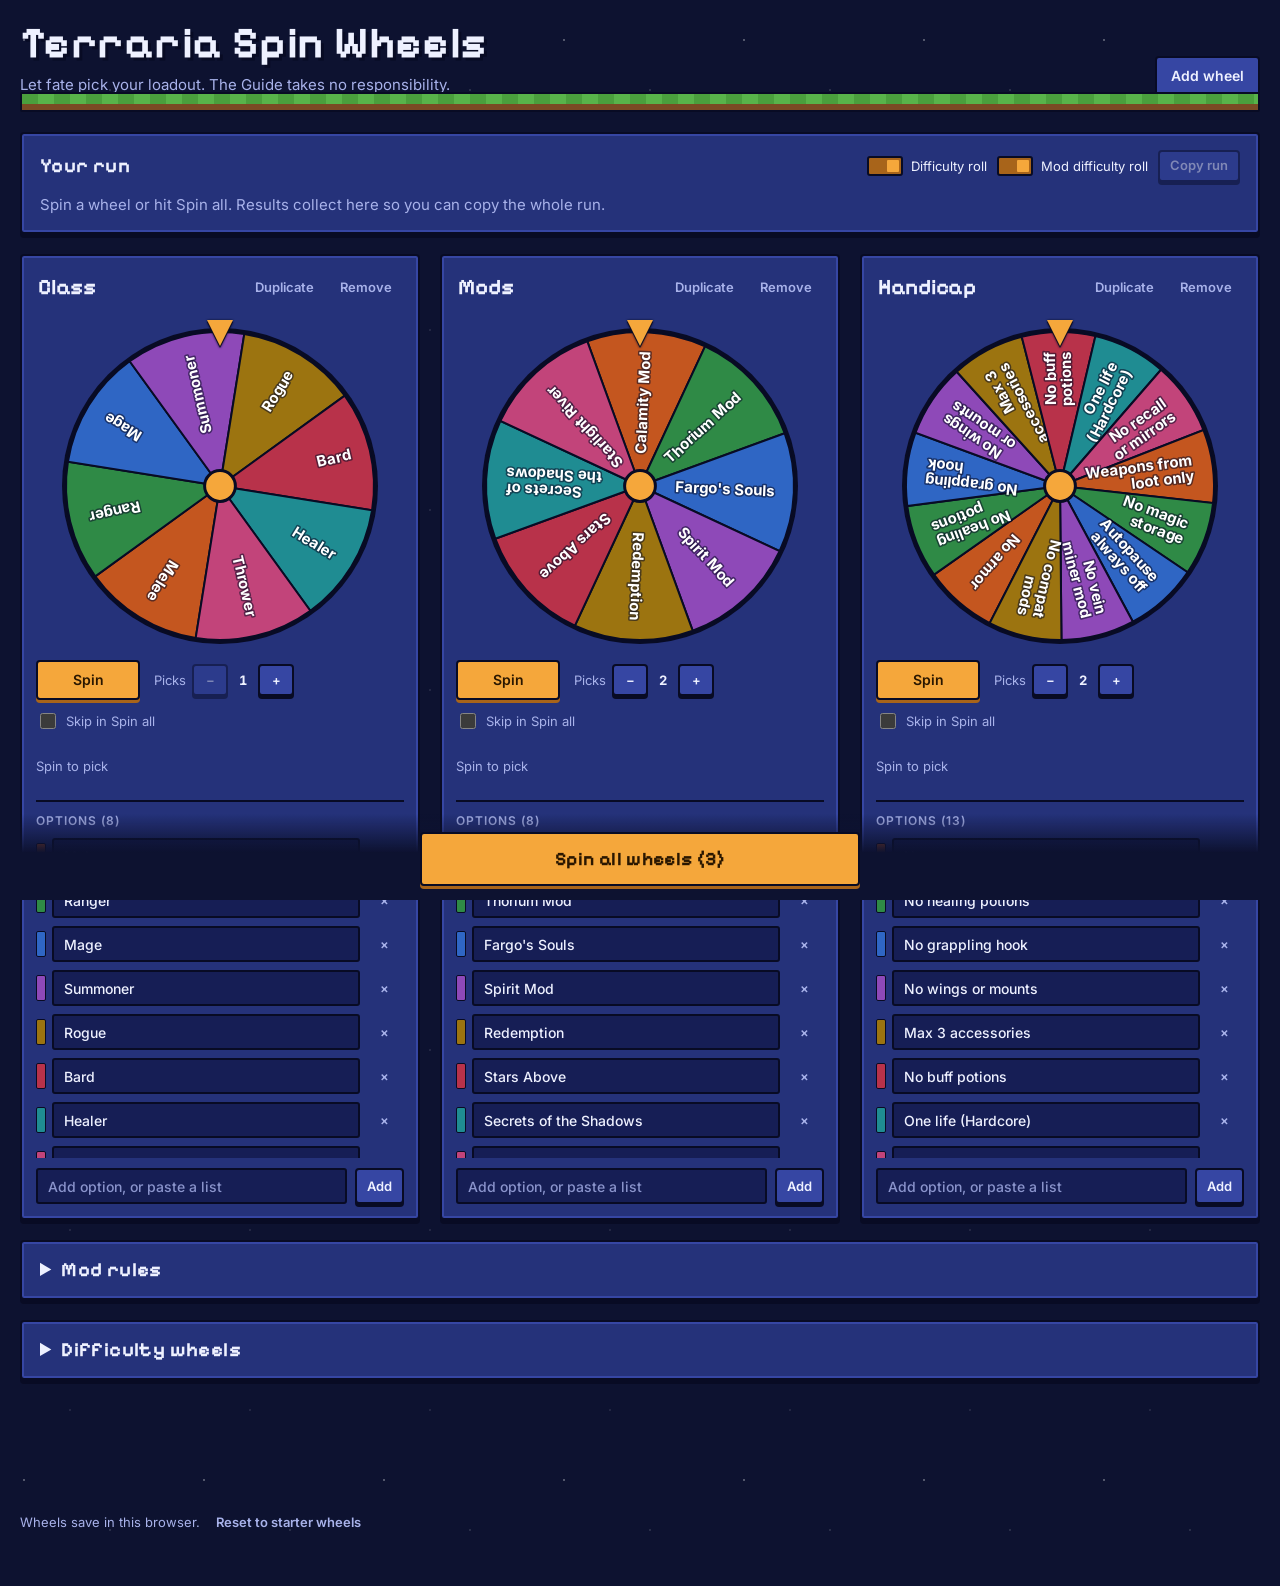
<file: index.html>
<!doctype html>
<html lang="en">
<head>
<meta charset="utf-8">
<meta name="viewport" content="width=device-width,initial-scale=1,viewport-fit=cover">
<title>Terraria Spin Wheels</title>
<meta name="description" content="Let fate pick your Terraria loadout: spin for a class, mods, handicaps and difficulty.">
<meta name="theme-color" content="#f5a73b">
<meta property="og:type" content="website">
<meta property="og:site_name" content="Terraria Spin Wheels">
<meta property="og:url" content="https://sh3zb0t.github.io/">
<meta property="og:title" content="Terraria Spin Wheels">
<meta property="og:image" content="https://sh3zb0t.github.io/og-image.png">
<meta property="og:image:width" content="1200">
<meta property="og:image:height" content="630">
<meta property="og:image:alt" content="A pixel-art spinning wheel of Terraria classes beside the title Terraria Spin Wheels.">
<meta property="og:description" content="Let fate pick your Terraria loadout: spin for a class, mods, handicaps and difficulty.">
<meta name="twitter:card" content="summary_large_image">
<meta name="twitter:title" content="Terraria Spin Wheels">
<meta name="twitter:image" content="https://sh3zb0t.github.io/og-image.png">
<meta name="twitter:image:alt" content="A pixel-art spinning wheel of Terraria classes beside the title Terraria Spin Wheels.">
<meta name="twitter:description" content="Let fate pick your Terraria loadout: spin for a class, mods, handicaps and difficulty.">
<link rel="stylesheet" href="https://fonts.googleapis.com/css2?family=Inter:wght@400;500;600;700&family=Pixelify+Sans:wght@500;700&display=swap">
<style>
/* Layout: header with grass strip, a "Your run" summary panel, then an auto-fill grid of inventory-style wheel panels.
   Blue inventory panels, torch-orange actions, one committed night-sky look (single theme by choice). */
:root{
  --night:#0d1230;
  --panel:#25327a;
  --panel-hi:#3646a3;
  --slot:#161e55;
  --edge:#080b24;
  --text:#eef1ff;
  --muted:#a8b2ea;
  --torch:#f5a73b;
  --torch-deep:#a8641a;
  --torch-ink:#2a1700;
  --grass:#58b34a;
  --grass-2:#4a9f3d;
  --dirt:#7a4a24;
  --danger:#ff9a90;
  --display:'Pixelify Sans',ui-monospace,Menlo,monospace;
  --body:'Inter',system-ui,-apple-system,'Segoe UI',sans-serif;
  color-scheme:dark;
}
*{box-sizing:border-box}
body{
  background-color:var(--night);
  background-image:
    radial-gradient(1.5px 1.5px at 24px 40px,rgba(255,255,255,.55),transparent),
    radial-gradient(1px 1px at 110px 90px,rgba(255,255,255,.4),transparent),
    radial-gradient(1px 1px at 70px 150px,rgba(255,255,255,.3),transparent);
  background-size:180px 180px;
  color:var(--text);
  font:400 15px/1.45 var(--body);
  padding-top:max(20px,env(safe-area-inset-top,0px));
  padding-bottom:48px;
  padding-left:max(16px,env(safe-area-inset-left,0px));
  padding-right:max(16px,env(safe-area-inset-right,0px));
}
.page{max-width:1240px;margin:0 auto;display:flex;flex-direction:column;gap:20px}
:focus-visible{outline:3px solid var(--torch);outline-offset:2px}
[hidden]{display:none!important}

/* header */
.top{display:flex;flex-wrap:wrap;gap:16px 24px;align-items:flex-end;justify-content:space-between}
.top>div{min-width:0}
h1{margin:0;font:700 clamp(28px,5.5vw,44px)/1.05 var(--display);letter-spacing:.01em;text-shadow:3px 3px 0 var(--edge);text-wrap:balance}
.sub{margin:8px 0 0;color:var(--muted);max-width:52ch}
.toolbar{display:flex;flex-wrap:wrap;gap:10px}
.grass{height:20px;margin-top:-4px;background:
  linear-gradient(var(--grass) 0 10px,var(--dirt) 10px);
  border:2px solid var(--edge);border-radius:2px;position:relative}
.grass::after{content:"";position:absolute;inset:0 0 auto 0;height:10px;
  background:repeating-linear-gradient(90deg,var(--grass-2) 0 16px,transparent 16px 32px)}

/* buttons */
.btn{font:600 14px/1 var(--body);min-height:40px;padding:0 14px;border:2px solid var(--edge);border-radius:4px;
  background:var(--panel-hi);color:var(--text);cursor:pointer;box-shadow:0 3px 0 var(--edge);transition:transform .06s,filter .12s}
.btn:hover:not(:disabled){filter:brightness(1.15)}
.btn:active:not(:disabled){transform:translateY(2px);box-shadow:0 1px 0 var(--edge)}
.btn:disabled{opacity:.45;cursor:not-allowed}
.btn.primary{background:var(--torch);color:var(--torch-ink);box-shadow:0 3px 0 var(--torch-deep),0 0 0 0 var(--edge)}
.btn.primary:active:not(:disabled){box-shadow:0 1px 0 var(--torch-deep)}
.btn.ghost{background:transparent;box-shadow:none;border-color:transparent;color:var(--muted)}
.btn.ghost:hover:not(:disabled){background:var(--slot);color:var(--text);filter:none}
.btn.ghost:active:not(:disabled){transform:none}
.btn.sm{min-height:32px;padding:0 10px;font-size:13px}
.btn.danger.confirm{color:var(--torch-ink);background:var(--danger)}
.btn.danger:hover:not(:disabled){color:var(--danger)}
.btn.sq{min-width:36px;padding:0}
.btn.pin.on{background:var(--torch);color:var(--torch-ink);box-shadow:0 3px 0 var(--torch-deep)}
.debugbar{display:flex;flex-wrap:wrap;gap:8px 12px;align-items:center;padding:10px 14px;background:var(--slot);
  border:2px solid var(--torch-deep);border-radius:4px;box-shadow:inset 0 0 0 1px var(--torch)}
.debugbar strong{font:700 16px/1.2 var(--display);color:var(--torch)}
.debugbar span{flex:1 1 280px;min-width:0;color:var(--muted);font-size:13px}
.dbg-row{display:flex;gap:8px;width:100%}
select.dbg-sel{flex:1;min-width:0;height:32px;padding:0 8px;background:var(--panel);color:var(--text);
  border:2px solid var(--edge);border-radius:3px;font:500 13px var(--body)}
select.dbg-sel:focus{outline:none;border-color:var(--torch)}

/* run summary */
.run{background:var(--panel);border:2px solid var(--edge);border-radius:4px;
  box-shadow:inset 0 0 0 2px var(--panel-hi),0 4px 0 var(--edge);padding:16px 18px;display:flex;flex-direction:column;gap:12px}
.run-head{display:flex;flex-wrap:wrap;gap:10px;align-items:center;justify-content:space-between}
h2{margin:0;font:700 20px/1.2 var(--display);letter-spacing:.02em}
.run-actions{display:flex;flex-wrap:wrap;gap:10px;align-items:center}
#status{color:var(--torch);font-size:13px;min-height:1em}
.run-empty{margin:0;color:var(--muted)}
.run-list{display:grid;grid-template-columns:minmax(90px,max-content) 1fr;gap:10px 16px;align-items:center}
.run-k{font:600 12px/1.2 var(--body);letter-spacing:.08em;text-transform:uppercase;color:var(--muted);overflow-wrap:anywhere}
.run-v{display:flex;flex-wrap:wrap;gap:8px;min-width:0}
#fallback{width:100%;min-height:90px;background:var(--slot);color:var(--text);border:2px solid var(--edge);border-radius:4px;padding:8px;font:13px/1.4 var(--body)}

/* chips */
.chip{display:inline-flex;align-items:center;gap:8px;min-width:0;max-width:100%;padding:6px 10px 6px 8px;background:var(--slot);
  border:2px solid var(--edge);border-radius:3px;box-shadow:inset 0 0 0 1px var(--panel-hi);font-weight:600;overflow-wrap:anywhere}
.chip i{flex:none;width:10px;height:10px;border-radius:1px;border:1px solid var(--edge)}
.chip small{font-weight:500;color:var(--muted);font-size:12px}
.chip.need{border-color:var(--torch-deep);box-shadow:inset 0 0 0 1px var(--torch)}
.chip.need i{background:var(--torch)}
.chip.compat{border-color:var(--panel-hi)}
.chip.compat i{background:var(--muted)}
.chip.skip{opacity:.6;border-style:dashed}
.chip.skip .nm{text-decoration:line-through}
.note{color:var(--muted);font-size:13px;align-self:center}
a.chip.packlink{color:var(--text);text-decoration:none;border-color:var(--torch-deep);box-shadow:inset 0 0 0 1px var(--torch)}
a.chip.packlink:hover{filter:brightness(1.2);text-decoration:underline}
.chip.warnnote{border-color:var(--danger);box-shadow:inset 0 0 0 1px var(--danger)}
.chip.warnnote i{background:var(--danger)}
.chip.warnnote small{color:var(--danger)}

/* wheels */
.wheels{display:grid;grid-template-columns:repeat(auto-fill,minmax(min(100%,340px),1fr));gap:20px;align-items:start}
.wheel{background:var(--panel);border:2px solid var(--edge);border-radius:4px;
  box-shadow:inset 0 0 0 2px var(--panel-hi),0 4px 0 var(--edge);padding:14px;display:flex;flex-direction:column;gap:14px;min-width:0}
.wh{display:flex;flex-wrap:wrap;gap:6px 8px;align-items:center;justify-content:space-between}
.title{flex:1 1 140px;min-width:0;font:700 22px/1.2 var(--display);color:var(--text);background:transparent;border:0;border-bottom:2px dashed transparent;padding:4px 2px}
.title:hover{border-bottom-color:var(--panel-hi)}
.title:focus{outline:none;border-bottom-color:var(--torch)}
.wh-actions{display:flex;gap:2px}
.stage{position:relative;width:100%;max-width:320px;margin:6px auto 0}
.stage canvas{display:block;width:100%;aspect-ratio:1;height:auto;cursor:pointer}
.pointer{position:absolute;left:50%;top:-6px;transform:translateX(-50%);width:0;height:0;
  border-left:13px solid transparent;border-right:13px solid transparent;border-top:26px solid var(--torch);
  filter:drop-shadow(0 2px 0 var(--edge)) drop-shadow(0 0 1px var(--edge));pointer-events:none}
.controls{display:flex;flex-wrap:wrap;gap:10px 14px;align-items:center}
.controls .primary{min-width:104px}
.picks{display:inline-flex;align-items:center;gap:6px;font-size:13px;color:var(--muted)}
.picks output{min-width:2ch;text-align:center;color:var(--text);font-weight:700;font-variant-numeric:tabular-nums}
.lock{display:inline-flex;align-items:center;gap:7px;font-size:13px;color:var(--muted);cursor:pointer}
.lock input{width:16px;height:16px;accent-color:var(--torch)}
.result{display:flex;flex-wrap:wrap;gap:8px;min-height:40px;align-items:center}
.result .hint{color:var(--muted);font-size:13px}
.opts{border:0;margin:0;padding:12px 0 0;min-width:0;border-top:2px solid var(--edge);display:flex;flex-direction:column;gap:10px}
.opts h3{margin:0;font:600 12px/1.2 var(--body);letter-spacing:.08em;text-transform:uppercase;color:var(--muted);padding:0}
.optlist{list-style:none;margin:0;padding:0;display:flex;flex-direction:column;gap:8px;max-height:320px;overflow-y:auto;padding-right:2px}
.optlist li{display:flex;flex-direction:column;gap:6px}
.orow{display:flex;align-items:center;gap:6px}
/* mod rules */
.rules-panel{background:var(--panel);border:2px solid var(--edge);border-radius:4px;
  box-shadow:inset 0 0 0 2px var(--panel-hi),0 4px 0 var(--edge);padding:16px 18px}
.rules-panel summary{cursor:pointer;font:700 20px/1.2 var(--display);letter-spacing:.02em}
.rules-body{display:flex;flex-direction:column;gap:14px;margin-top:14px}
.rules-help{margin:0;color:var(--muted);max-width:72ch}
.rule-list{list-style:none;margin:0;padding:0;display:flex;flex-direction:column;gap:10px}
.rule{display:grid;grid-template-columns:minmax(0,1fr) auto minmax(0,1fr) auto;gap:6px 10px;align-items:end;padding:10px;
  background:var(--slot);border:2px solid var(--edge);border-radius:3px;box-shadow:inset 0 0 0 1px var(--panel-hi)}
.rule.active{border-color:var(--torch-deep);box-shadow:inset 0 0 0 1px var(--torch)}
.rule.active::after{content:"Active in this run";grid-column:1/-1;font:600 12px/1.2 var(--body);letter-spacing:.08em;text-transform:uppercase;color:var(--torch)}
.rule.cancelled::after{content:"Cancelled by your cancel list";grid-column:1/-1;font:600 12px/1.2 var(--body);letter-spacing:.08em;text-transform:uppercase;color:var(--muted)}
.rule .hard{grid-column:1/-1}
.rf{display:flex;flex-direction:column;gap:4px;min-width:0}
.rf label{font:600 12px/1.2 var(--body);letter-spacing:.08em;text-transform:uppercase;color:var(--muted)}
input.r-in{width:100%;min-width:0;height:36px;padding:0 10px;background:var(--panel);color:var(--text);
  border:2px solid var(--edge);border-radius:3px;font:500 14px var(--body)}
input.r-in:focus{outline:none;border-color:var(--torch)}
input.r-in.warn{border-color:var(--danger)}
.arrow{font:700 20px/1 var(--display);color:var(--torch);padding-bottom:8px}
.rnote{grid-column:1/-1;margin:0;font-size:12px;color:var(--danger)}
@media (max-width:640px){
  .rule{grid-template-columns:minmax(0,1fr) auto}
  .rule .arrow{display:none}
  .rule .rf.if{grid-column:1;grid-row:1}
  .rule .rm{grid-column:2;grid-row:1}
  .rule .rf.add{grid-column:1/-1;grid-row:2}
}
.sw{flex:none;width:10px;height:26px;border-radius:2px;border:1px solid var(--edge)}
input.opt,input.add-in,input.req-in{flex:1;min-width:0;height:36px;padding:0 10px;background:var(--slot);color:var(--text);
  border:2px solid var(--edge);border-radius:3px;font:500 14px var(--body)}
input.opt:focus,input.add-in:focus,input.req-in:focus{outline:none;border-color:var(--torch)}
input.add-in::placeholder{color:var(--muted);opacity:.8}
.addrow{display:flex;gap:8px}
.opts:disabled .btn,.opts:disabled input{opacity:.55}
.empty{border:2px dashed var(--panel-hi);border-radius:4px;padding:28px;text-align:center;color:var(--muted)}
.dock{position:sticky;bottom:0;z-index:5;display:flex;justify-content:center;
  padding:18px 0 max(14px,env(safe-area-inset-bottom,0px));
  background:linear-gradient(rgba(13,18,48,0),var(--night) 45%)}
.btn.big{min-height:54px;padding:0 28px;width:min(100%,440px);font:700 19px/1 var(--display);letter-spacing:.02em}
/* difficulty switch, editor and window */
.switch{display:inline-flex;align-items:center;gap:8px;font-size:13px;color:var(--muted);cursor:pointer;position:relative}
.switch input{position:absolute;opacity:0;width:1px;height:1px;margin:0}
.switch .track{flex:none;width:36px;height:20px;border-radius:3px;background:var(--slot);border:2px solid var(--edge);position:relative;transition:background .12s}
.switch .track::after{content:"";position:absolute;top:2px;left:2px;width:12px;height:12px;border-radius:1px;background:var(--muted);transition:transform .12s}
.switch input:checked+.track{background:var(--torch-deep)}
.switch input:checked+.track::after{transform:translateX(16px);background:var(--torch)}
.switch input:focus-visible+.track{outline:3px solid var(--torch);outline-offset:2px}
.switch:has(input:checked){color:var(--text)}
.dgroup{display:grid;grid-template-columns:minmax(0,1fr) minmax(0,1fr) auto;gap:8px 10px;align-items:end;padding:10px;
  background:var(--slot);border:2px solid var(--edge);border-radius:3px;box-shadow:inset 0 0 0 1px var(--panel-hi)}
.dgroup .op,.dgroup .rp{grid-column:1/-1}
.linkbox{display:flex;flex-direction:column;gap:10px;padding:10px;background:var(--slot);border:2px solid var(--edge);border-radius:3px;box-shadow:inset 0 0 0 1px var(--panel-hi)}
.linkgrid{display:grid;grid-template-columns:repeat(auto-fit,minmax(min(100%,180px),1fr));gap:10px}
.dlg{padding:0;border:2px solid var(--edge);border-radius:4px;background:var(--panel);color:var(--text);
  width:min(720px,calc(100% - 32px - 2*max(env(safe-area-inset-left,0px),env(safe-area-inset-right,0px))));
  max-height:calc(100% - 32px - 2*max(env(safe-area-inset-top,0px),env(safe-area-inset-bottom,0px)));overflow:auto;box-shadow:inset 0 0 0 2px var(--panel-hi),0 8px 0 var(--edge)}
.dlg::backdrop{background:rgba(8,11,36,.8)}
.dlg-body{padding:18px;display:flex;flex-direction:column;gap:14px}
.dlg-head{display:flex;justify-content:space-between;align-items:center;gap:12px}
.dlg-sub{margin:0;color:var(--muted);font-size:13px}
.dlg-wheels{display:grid;grid-template-columns:repeat(auto-fit,minmax(min(100%,220px),1fr));gap:18px}
.dwheel{display:flex;flex-direction:column;align-items:center;gap:8px;min-width:0;text-align:center}
.dwheel h3{margin:0;font:700 16px/1.2 var(--display);overflow-wrap:anywhere}
.dlg .stage{max-width:230px}
.dres{display:flex;justify-content:center;min-height:38px}
.dlg-foot{display:flex;flex-wrap:wrap;gap:12px;align-items:center}
@media (max-width:640px){
  .dgroup{grid-template-columns:minmax(0,1fr) auto}
  .dgroup .nm{grid-column:1;grid-row:1}
  .dgroup .rm{grid-column:2;grid-row:1}
  .dgroup .nd{grid-column:1/-1;grid-row:2}
  .dgroup .op{grid-column:1/-1;grid-row:3}
  .dgroup .rp{grid-column:1/-1;grid-row:4}
}
.foot{color:var(--muted);font-size:13px;margin:0}
@media (max-width:520px){
  .toolbar{width:100%}
  .toolbar .btn{flex:1 1 auto}
  .run-list{grid-template-columns:1fr;gap:4px}
  .run-k{margin-top:6px}
}
@media (prefers-reduced-motion:reduce){.btn,.switch .track,.switch .track::after{transition:none}}
html,body{margin:0}
</style>
</head>
<body>
<div class="page">
  <header>
    <div class="top">
      <div>
        <h1>Terraria Spin Wheels</h1>
        <p class="sub">Let fate pick your loadout. The Guide takes no responsibility.</p>
      </div>
      <div class="toolbar">
        <button class="btn" id="add-wheel" type="button">Add wheel</button>
      </div>
    </div>
    <div class="grass" aria-hidden="true"></div>
  </header>

  <section class="debugbar" id="debugbar" aria-label="Debug mode" hidden>
    <strong>Debug mode</strong>
    <span>Pin an option to force it on that wheel's next spin. Spin a single wheel to re-roll just that one. In the difficulty window every wheel gets a Force box and its own Re-roll.</span>
    <button class="btn sm" id="dbg-clear" type="button">Clear pins</button>
    <button class="btn sm" id="dbg-exit" type="button">Exit</button>
  </section>

  <section class="run" aria-labelledby="run-h">
    <div class="run-head">
      <h2 id="run-h">Your run</h2>
      <div class="run-actions">
        <span id="status" role="status"></span>
        <label class="switch" for="std-on"><input type="checkbox" id="std-on" checked><span class="track" aria-hidden="true"></span><span>Difficulty roll</span></label>
        <label class="switch" for="diff-on"><input type="checkbox" id="diff-on" checked><span class="track" aria-hidden="true"></span><span>Mod difficulty roll</span></label>
        <button class="btn sm" id="copy" type="button" disabled>Copy run</button>
      </div>
    </div>
    <p class="run-empty" id="run-empty">Spin a wheel or hit Spin all. Results collect here so you can copy the whole run.</p>
    <div class="run-list" id="run-list" hidden></div>
    <textarea id="fallback" readonly hidden aria-label="Run text to copy"></textarea>
  </section>

  <main>
    <div class="wheels" id="wheels"></div>
    <div class="empty" id="empty" hidden>No wheels yet. Use Add wheel to make one, or reset to the starter set.</div>
  </main>

  <details class="rules-panel">
    <summary>Mod rules</summary>
    <div class="rules-body">
      <p class="rules-help">When every comma-separated item in "If rolled" has been rolled on any wheel, the mods in "Add mods" join your run. Use | for "or", so <b>Bard | Healer, Calamity Mod</b> means (Bard or Healer) and Calamity Mod. Names must match an option exactly (capitals don't matter). Mods added by one rule count as rolled for the others. Tick "Always required" for mods a class can't run without; the cancel list leaves those in place and only waives the rest as compat mods.</p>
      <ul class="rule-list" id="rule-list"></ul>
      <div><button class="btn sm" id="add-rule" type="button">Add rule</button></div>
      <div class="rf">
        <label for="cancel-in">Cancel compat rules when one of these is rolled</label>
        <input class="r-in" id="cancel-in" maxlength="240" placeholder="e.g. No compat mods">
      </div>
    </div>
  </details>

  <details class="rules-panel" id="diff-panel">
    <summary>Difficulty wheels</summary>
    <div class="rules-body">
      <p class="rules-help">These wheels spin in the difficulty window, which opens after Spin all. A wheel with no mod set is a standard difficulty and follows the "Difficulty roll" switch. A wheel with a mod set only appears when that mod is in the run, whether it was rolled or added by a rule, and follows the "Mod difficulty roll" switch. List several mods with commas to need all of them. A wheel can name other wheels in "Replaces" to take their place while it appears.</p>
      <ul class="rule-list" id="diff-list"></ul>
      <div><button class="btn sm" id="add-diff" type="button">Add difficulty wheel</button></div>
      <div class="linkbox">
        <label class="lock" for="link-on"><input type="checkbox" id="link-on" checked> Link standard and mod difficulties</label>
        <div class="linkgrid">
          <div class="rf"><label for="link-force">Set the top standard difficulty</label><input class="r-in" id="link-force" maxlength="120"></div>
          <div class="rf"><label for="link-top">Top mod difficulties</label><input class="r-in" id="link-top" maxlength="120"></div>
          <div class="rf"><label for="link-lift">Pushed to the top by the top standard difficulty</label><input class="r-in" id="link-lift" maxlength="120"></div>
          <div class="rf"><label for="link-std">Top standard difficulty</label><input class="r-in" id="link-std" maxlength="60" placeholder="Legendary"></div>
          <div class="rf"><label for="link-neutral">Normal option</label><input class="r-in" id="link-neutral" maxlength="60" placeholder="Normal"></div>
          <div class="rf"><label for="link-both">Always set on combined wheels</label><input class="r-in" id="link-both" maxlength="120"></div>
        </div>
        <p class="rules-help">Rolling a mod difficulty listed under "Set the top standard difficulty" (Malice) sets the standard difficulty to its top option. Masochist is not listed, so Master with Masochist is possible. Rolling the top standard difficulty pushes the mod difficulties listed under "Pushed to the top" to their own top option, so Death becomes Malice and Eternity becomes Masochist, while Revengeance stays as rolled. Malice is only possible on the top standard difficulty. On a combined wheel (one that needs several mods, such as Calamity and Fargo together) the top standard difficulty always gives the options listed under "Always set on combined wheels", even when the roll was Normal, because Masochist overrides Death and Malice. Forced results are marked "set by" in the window and in Your run.</p>
      </div>
    </div>
  </details>

  <div class="dock">
    <button class="btn primary big" id="spin-all" type="button">Spin all wheels</button>
  </div>

  <p class="foot">
    Wheels save in this browser.
    <button class="btn ghost sm danger" id="reset" type="button">Reset to starter wheels</button>
  </p>
</div>

<dialog class="dlg" id="diff-dlg" aria-labelledby="diff-title">
  <div class="dlg-body">
    <div class="dlg-head">
      <h2 id="diff-title">Difficulty roll</h2>
      <button class="btn ghost sm" id="diff-close" type="button">Close</button>
    </div>
    <p class="dlg-sub" id="diff-sub"></p>
    <div class="dlg-wheels" id="diff-wheels"></div>
    <div class="dlg-foot">
      <button class="btn primary" id="diff-spin" type="button">Spin</button>
      <span class="note" id="diff-note"></span>
    </div>
  </div>
</dialog>

<script>
(function(){
  var STORE = 'terraria-spin-wheels-v1';
  var TAU = Math.PI * 2;
  var MAX_OPTS = 60;
  var COLORS = ['#c4561f','#2f8a46','#2f66c4','#8e49b8','#9c7410','#b8324a','#1f8c92','#c2447a'];

  var grid = document.getElementById('wheels');
  var emptyEl = document.getElementById('empty');
  var runList = document.getElementById('run-list');
  var runEmpty = document.getElementById('run-empty');
  var copyBtn = document.getElementById('copy');
  var fallback = document.getElementById('fallback');
  var statusEl = document.getElementById('status');
  var spinAllBtn = document.getElementById('spin-all');
  var resetBtn = document.getElementById('reset');

  var wheels = [];
  var rules = [];
  var cancel = [];
  var diffs = [];
  var diffOn = true;
  var stdOn = true;
  var links = starterLinks();
  var diffResult = null;
  var debug = false;          /* unlocked by the Konami code, never saved */
  var debugDiff = {};         /* forced difficulty picks by wheel name, for the session */
  var seq = 0;

  function mod(a, m){ return ((a % m) + m) % m; }
  function sleep(ms){ return new Promise(function(r){ setTimeout(r, ms); }); }
  function reduced(){ return !!(window.matchMedia && matchMedia('(prefers-reduced-motion: reduce)').matches); }
  function byId(id){ return wheels.find(function(w){ return w.id === id; }); }
  function colorFor(i, n){
    var L = COLORS.length, k = i % L;
    if (n > 1 && i === n - 1 && k === 0) k = Math.floor(L / 2);
    return COLORS[k];
  }

  /* ---------- data ---------- */
  function starter(){
    return [
      { title: 'Class', picks: 1, options: ['Melee','Ranger','Mage','Summoner','Rogue','Bard','Healer','Thrower'] },
      { title: 'Mods', picks: 2, options: ['Calamity Mod','Thorium Mod',"Fargo's Souls",'Spirit Mod','Redemption','Stars Above','Secrets of the Shadows','Starlight River'] },
      { title: 'Handicap', picks: 2, options: ['No armor','No healing potions','No grappling hook','No wings or mounts','Max 3 accessories','No buff potions','One life (Hardcore)','No recall or mirrors','Weapons from loot only','No magic storage','Autopause always off','No vein miner mod','No compat mods'] }
    ];
  }
  function starterRules(){
    /* "|" inside a term means "or"; commas between terms mean "and". hard rules ignore the cancel list. */
    return [
      { if: ['Bard | Healer | Thrower'], add: ['Thorium Mod'], hard: true },
      { if: ['Rogue'], add: ['Calamity Mod'], hard: true },
      { if: ['Bard | Healer | Thrower','Calamity Mod'], add: ['Helheim','Calamity Bard & Healer & Thrower Compat'], hard: false },
      { if: ['Bard | Healer | Thrower',"Fargo's Souls"], add: ['Helheim','Fargo Bard & Healer & Thrower Compat'], hard: false },
      { if: ['Bard | Healer | Thrower','Secrets of the Shadows'], add: ['Helheim','SOTS Bard & Healer & Thrower Compat'], hard: false },
      { if: ['Thrower','Calamity Mod'], add: ['Thrower Unification Mod'], hard: false },
      { if: ['Rogue','Thorium Mod'], add: ['Thrower Unification Mod'], hard: false },
      { if: ['Calamity Mod',"Fargo's Souls"], add: ["Fargo's Souls DLC"], hard: false }
    ];
  }
  function starterModDiffs(){
    return [
      { name: 'Calamity difficulty', needs: 'Calamity Mod', options: ['Normal','Revengeance','Death','Malice'], replaces: [] },
      { name: "Fargo's Souls difficulty", needs: "Fargo's Souls", options: ['Normal','Eternity','Masochist'], replaces: [] },
      { name: 'Calamity + Fargo difficulty', needs: "Calamity Mod, Fargo's Souls",
        options: ['Normal','Revengeance','Death','Malice','Eternity','Masochist',
          'Revengeance + Eternity','Revengeance + Masochist','Death + Eternity','Malice + Eternity'],
        replaces: ['Calamity difficulty', "Fargo's Souls difficulty"] }
    ];
  }
  /* the mod wheels from before Masochist overrode Death and Malice (those combined options existed), so unedited copies upgrade */
  function previousModDiffs3(){
    return [
      { name: 'Calamity difficulty', needs: 'Calamity Mod', options: ['Normal','Revengeance','Death','Malice'], replaces: [] },
      { name: "Fargo's Souls difficulty", needs: "Fargo's Souls", options: ['Normal','Eternity','Masochist'], replaces: [] },
      { name: 'Calamity + Fargo difficulty', needs: "Calamity Mod, Fargo's Souls",
        options: ['Normal','Revengeance','Death','Malice','Eternity','Masochist',
          'Revengeance + Eternity','Revengeance + Masochist','Death + Eternity','Death + Masochist','Malice + Eternity','Malice + Masochist'],
        replaces: ['Calamity difficulty', "Fargo's Souls difficulty"] }
    ];
  }
  /* the mod wheels from before "Normal" was added, so unedited copies upgrade */
  function previousModDiffs2(){
    return [
      { name: 'Calamity difficulty', needs: 'Calamity Mod', options: ['Revengeance','Death','Malice'], replaces: [] },
      { name: "Fargo's Souls difficulty", needs: "Fargo's Souls", options: ['Eternity','Masochist'], replaces: [] },
      { name: 'Calamity + Fargo difficulty', needs: "Calamity Mod, Fargo's Souls",
        options: ['Revengeance + Eternity','Revengeance + Masochist','Death + Eternity','Death + Masochist','Malice + Eternity','Malice + Masochist'],
        replaces: ['Calamity difficulty', "Fargo's Souls difficulty"] }
    ];
  }
  function starterLinks(){ return { on: true, std: 'Legendary', top: ['Malice','Masochist'], force: ['Malice'], lift: ['Death','Malice','Eternity','Masochist'], neutral: 'Normal', both: ['Masochist'] }; }
  function cleanLinks(o){
    var d = starterLinks();
    o = o || {};
    return { on: o.on !== false, std: String(o.std == null ? '' : o.std).trim().slice(0, 60) || d.std,
      top: Array.isArray(o.top) ? cleanList(o.top) : d.top, neutral: String(o.neutral == null ? '' : o.neutral).trim().slice(0, 60) || d.neutral,
      /* older saves had no such list: every top mod difficulty forced it, except Masochist, which no longer does */
      force: Array.isArray(o.force) ? cleanList(o.force) : (Array.isArray(o.top) ? cleanList(o.top).filter(function(x){ return x.toLowerCase() !== 'masochist'; }) : d.force),
      lift: Array.isArray(o.lift) ? cleanList(o.lift) : d.lift,
      both: Array.isArray(o.both) ? cleanList(o.both) : d.both };
  }
  /* A group with no mod is a standard difficulty (switch: Difficulty roll); a group with a mod is a mod difficulty (switch: Mod difficulty roll). */
  function starterDiffs(){
    return [{ name: 'Difficulty', needs: '', options: ['Normal','Expert','Master','Legendary'], replaces: [] }].concat(starterModDiffs());
  }
  function previousModDiffs(){
    return [
      { name: 'Calamity difficulty', needs: 'Calamity Mod', options: ['Revengeance','Death','Malice'] },
      { name: "Fargo's Souls difficulty", needs: "Fargo's Souls", options: ['Eternity','Masochist'] }
    ];
  }
  function cleanDiffs(a){
    return Array.isArray(a) ? a.slice(0, 12).map(function(g){
      return { name: String((g && g.name) || 'Difficulty').slice(0, 60), needs: String((g && g.needs) || '').slice(0, 120),
        options: cleanList(g && g.options), replaces: cleanList(g && g.replaces) };
    }) : [];
  }
  /* every comma-separated item must be present; "|" inside an item means "or"; blank means always */
  function needsMet(needs, present){
    return parseList(needs).every(function(t){ return !!termHit(t, present); });
  }
  /* An unedited Handicap list gains the newer standard handicaps, and an unchanged single pick becomes two. */
  function upgradeWheels(ws){
    var base = ['No armor','No healing potions','No grappling hook','No wings or mounts','Max 3 accessories','No buff potions','One life (Hardcore)','No recall or mirrors','Weapons from loot only'];
    var prev1 = base.concat(['No compat mods']);
    var prev2 = base.concat(['No magic storage','Autopause always off','No compat mods']);
    ws.forEach(function(w){
      if (!w || w.title !== 'Handicap' || !Array.isArray(w.options)) return;
      var s = JSON.stringify(w.options), up = false;
      if (s === JSON.stringify(prev1)){
        w.options = base.concat(['No magic storage','Autopause always off','No vein miner mod','No compat mods']); up = true;
      } else if (s === JSON.stringify(prev2)){
        w.options = base.concat(['No magic storage','Autopause always off','No vein miner mod','No compat mods']); up = true;
      }
      if (up && (w.picks === 1 || w.picks == null)) w.picks = 2;
    });
    return ws;
  }
  /* Older saves had Difficulty as a normal wheel. Take it out of the list and return its options for the difficulty window. */
  function pullDifficulty(ws){
    var i = ws.findIndex(function(w){ return w && w.title === 'Difficulty'; });
    if (i < 0) return null;
    var opts = (Array.isArray(ws[i].options) ? ws[i].options : []).map(function(o){
      return String(o && typeof o === 'object' ? o.t : o).trim();
    }).filter(Boolean).slice(0, 12);
    ws.splice(i, 1);
    return opts;
  }
  /* the previous starter set, so an unedited saved copy upgrades to the current one */
  function previousStarterRules(){
    return [
      { if: ['Bard'], add: ['Thorium Mod'] },
      { if: ['Calamity Mod','Bard'], add: ['Thorium Mod','Helheim','Calamity Bard & Healer Compat'] },
      { if: ['Thrower'], add: ['Thorium Mod'] },
      { if: ['Rogue'], add: ['Calamity Mod'] },
      { if: ['Thrower','Calamity Mod'], add: ['Thrower Unification Mod'] }
    ];
  }
  function previousStarterRules2(){
    return [
      { if: ['Bard | Healer | Thrower'], add: ['Thorium Mod'], hard: true },
      { if: ['Rogue'], add: ['Calamity Mod'], hard: true },
      { if: ['Bard | Healer','Calamity Mod'], add: ['Helheim','Calamity Bard & Healer Compat'], hard: false },
      { if: ['Bard | Healer',"Fargo's Souls"], add: ['Helheim','Fargo Bard & Healer Compat'], hard: false },
      { if: ['Thrower','Calamity Mod'], add: ['Thrower Unification Mod'], hard: false }
    ];
  }
  /* the starter set before Thrower joined the Bard & Healer compat rules */
  function previousStarterRules3(){
    return [
      { if: ['Bard | Healer | Thrower'], add: ['Thorium Mod'], hard: true },
      { if: ['Rogue'], add: ['Calamity Mod'], hard: true },
      { if: ['Bard | Healer','Calamity Mod'], add: ['Helheim','Calamity Bard & Healer Compat'], hard: false },
      { if: ['Bard | Healer',"Fargo's Souls"], add: ['Helheim','Fargo Bard & Healer Compat'], hard: false },
      { if: ['Thrower','Calamity Mod'], add: ['Thrower Unification Mod'], hard: false },
      { if: ['Calamity Mod',"Fargo's Souls"], add: ["Fargo's Souls DLC"], hard: false }
    ];
  }
  /* the starter set before the Rogue + Thorium unification rule and the "& Thrower" compat names */
  function previousStarterRules4(){
    return [
      { if: ['Bard | Healer | Thrower'], add: ['Thorium Mod'], hard: true },
      { if: ['Rogue'], add: ['Calamity Mod'], hard: true },
      { if: ['Bard | Healer | Thrower','Calamity Mod'], add: ['Helheim','Calamity Bard & Healer Compat'], hard: false },
      { if: ['Bard | Healer | Thrower',"Fargo's Souls"], add: ['Helheim','Fargo Bard & Healer Compat'], hard: false },
      { if: ['Thrower','Calamity Mod'], add: ['Thrower Unification Mod'], hard: false },
      { if: ['Calamity Mod',"Fargo's Souls"], add: ["Fargo's Souls DLC"], hard: false }
    ];
  }
  /* the starter set before the Secrets of the Shadows compat rule */
  function previousStarterRules5(){
    return [
      { if: ['Bard | Healer | Thrower'], add: ['Thorium Mod'], hard: true },
      { if: ['Rogue'], add: ['Calamity Mod'], hard: true },
      { if: ['Bard | Healer | Thrower','Calamity Mod'], add: ['Helheim','Calamity Bard & Healer & Thrower Compat'], hard: false },
      { if: ['Bard | Healer | Thrower',"Fargo's Souls"], add: ['Helheim','Fargo Bard & Healer & Thrower Compat'], hard: false },
      { if: ['Thrower','Calamity Mod'], add: ['Thrower Unification Mod'], hard: false },
      { if: ['Rogue','Thorium Mod'], add: ['Thrower Unification Mod'], hard: false },
      { if: ['Calamity Mod',"Fargo's Souls"], add: ["Fargo's Souls DLC"], hard: false }
    ];
  }
  /* the starter set before Helheim was added to the Secrets of the Shadows compat rule */
  function previousStarterRules6(){
    return [
      { if: ['Bard | Healer | Thrower'], add: ['Thorium Mod'], hard: true },
      { if: ['Rogue'], add: ['Calamity Mod'], hard: true },
      { if: ['Bard | Healer | Thrower','Calamity Mod'], add: ['Helheim','Calamity Bard & Healer & Thrower Compat'], hard: false },
      { if: ['Bard | Healer | Thrower',"Fargo's Souls"], add: ['Helheim','Fargo Bard & Healer & Thrower Compat'], hard: false },
      { if: ['Bard | Healer | Thrower','Secrets of the Shadows'], add: ['SOTS Bard & Healer & Thrower Compat'], hard: false },
      { if: ['Thrower','Calamity Mod'], add: ['Thrower Unification Mod'], hard: false },
      { if: ['Rogue','Thorium Mod'], add: ['Thrower Unification Mod'], hard: false },
      { if: ['Calamity Mod',"Fargo's Souls"], add: ["Fargo's Souls DLC"], hard: false }
    ];
  }
  function migrateRules(rs){
    var s = JSON.stringify(rs);
    var old = [previousStarterRules(), previousStarterRules2(), previousStarterRules3(), previousStarterRules4(), previousStarterRules5(), previousStarterRules6()].some(function(p){ return JSON.stringify(cleanRules(p)) === s; });
    return old ? starterRules() : rs;
  }
  function parseList(v){ return String(v).split(',').map(function(s){ return s.trim(); }).filter(Boolean).slice(0, 24); }
  function cleanList(a){ return Array.isArray(a) ? a.map(function(x){ return String(x).trim().slice(0, 60); }).filter(Boolean).slice(0, 24) : []; }
  function cleanRules(a){
    return Array.isArray(a) ? a.slice(0, 40).map(function(r){
      return { if: cleanList(r && r.if), add: cleanList(r && r.add), hard: !!(r && r.hard) };
    }) : [];
  }
  function make(d){
    var opts = Array.isArray(d.options) ? d.options.map(function(s){
      var o = (s && typeof s === 'object') ? s : { t: s };
      return { t: String(o.t == null ? '' : o.t).slice(0, 60) };
    }).filter(function(o){ return o.t.trim(); }).slice(0, MAX_OPTS) : [];
    var picks = parseInt(d.picks, 10); if (!(picks >= 1)) picks = 1; if (picks > 12) picks = 12;
    return {
      id: 'w' + (++seq),
      title: String(d.title == null ? 'Wheel' : d.title).slice(0, 60),
      options: opts, picks: picks, locked: !!d.locked,
      result: [], picked: new Set(), forced: new Set(), rot: Math.random() * TAU,
      spinning: false, dead: false, ui: null
    };
  }
  function save(){
    try {
      localStorage.setItem(STORE, JSON.stringify({
        v: 4,
        wheels: wheels.map(function(w){
          return { title: w.title, options: w.options.map(function(o){ return o.t; }), picks: w.picks, locked: w.locked };
        }),
        rules: rules, cancel: cancel, diffs: diffs, diffOn: diffOn, stdOn: stdOn, links: links
      }));
    } catch (e) {}
    markRules();
  }
  function load(){
    try {
      var raw = localStorage.getItem(STORE);
      if (!raw) return null;
      var a = JSON.parse(raw), v, ws, rs, cn, ds = null, on = true, std = true, lk = starterLinks();
      if (a && Array.isArray(a.wheels)){
        v = a.v || 2; ws = a.wheels;
        rs = Array.isArray(a.rules) ? migrateRules(cleanRules(a.rules)) : starterRules();
        cn = Array.isArray(a.cancel) ? cleanList(a.cancel) : ['No compat mods'];
        ds = Array.isArray(a.diffs) ? cleanDiffs(a.diffs) : null;
        on = a.diffOn !== false; std = a.stdOn !== false;
        if (a.links) lk = cleanLinks(a.links);
      } else if (Array.isArray(a)){
        /* older saves held only wheels; per-option requirements become rules */
        v = 1; ws = a; rs = []; cn = [];
        a.forEach(function(w){
          (w && Array.isArray(w.options) ? w.options : []).forEach(function(o){
            if (o && typeof o === 'object'){
              if (o.req && o.req.length) rs.push({ if: [o.t], add: o.req });
              if (o.waive) cn.push(o.t);
            }
          });
        });
        rs = rs.length ? cleanRules(rs) : starterRules();
        cn = cn.length ? cleanList(cn) : ['No compat mods'];
      } else return null;
      upgradeWheels(ws);
      var stdOpts = v < 4 ? pullDifficulty(ws) : null;
      if (!ds) ds = starterDiffs();
      /* unedited Calamity and Fargo wheels upgrade to the set that includes the combined wheel */
      var modG = ds.filter(function(g){ return g.needs.trim(); });
      if ([previousModDiffs(), previousModDiffs2(), previousModDiffs3()].some(function(p){ return JSON.stringify(modG) === JSON.stringify(cleanDiffs(p)); })){
        ds = ds.filter(function(g){ return !g.needs.trim(); }).concat(starterModDiffs());
      }
      if (v < 4){
        var sg = ds.filter(function(g){ return !g.needs.trim(); })[0];
        if (!sg){ sg = { name: 'Difficulty', needs: '', options: ['Normal','Expert','Master','Legendary'], replaces: [] }; ds.unshift(sg); }
        if (stdOpts && stdOpts.length) sg.options = stdOpts;
      }
      /* an unedited base difficulty wheel gains the Normal option */
      ds.forEach(function(g){
        if (!g.needs.trim() && JSON.stringify(g.options) === JSON.stringify(['Expert','Master','Legendary'])) g.options = ['Normal'].concat(g.options);
      });
      return { wheels: ws, rules: rs, cancel: cn, diffs: ds, diffOn: on, stdOn: std, links: lk };
    } catch (e) { return null; }
  }

  /* ---------- drawing ---------- */
  function fit(ctx, text, max){
    if (ctx.measureText(text).width <= max) return text;
    while (text.length > 1 && ctx.measureText(text + '…').width > max) text = text.slice(0, -1);
    return text.trimEnd() + '…';
  }
  /* split a label at the space that gives the most even halves */
  function splitTwo(t){
    var best = -1, bestDiff = 1e9;
    for (var i = 1; i < t.length - 1; i++){
      if (t[i] !== ' ') continue;
      var d = Math.abs(i - (t.length - i - 1));
      if (d < bestDiff){ bestDiff = d; best = i; }
    }
    return best < 0 ? null : [t.slice(0, best), t.slice(best + 1)];
  }
  function draw(w){
    if (!w.ui || w.dead) return;
    var c = w.ui.canvas;
    var css = c.clientWidth || 300;
    var dpr = window.devicePixelRatio || 1;
    var px = Math.round(css * dpr);
    if (c.width !== px){ c.width = px; c.height = px; }
    var ctx = c.getContext('2d');
    ctx.setTransform(dpr, 0, 0, dpr, 0, 0);
    ctx.clearRect(0, 0, css, css);
    var R = css / 2 - 6, n = w.options.length;
    ctx.save();
    ctx.translate(css / 2, css / 2);
    ctx.beginPath(); ctx.arc(0, 0, R + 4, 0, TAU); ctx.fillStyle = '#080b24'; ctx.fill();
    if (n === 0){
      ctx.beginPath(); ctx.arc(0, 0, R, 0, TAU); ctx.fillStyle = '#161e55'; ctx.fill();
      ctx.fillStyle = '#a8b2ea'; ctx.font = '600 15px Inter, system-ui, sans-serif';
      ctx.textAlign = 'center'; ctx.textBaseline = 'middle';
      ctx.fillText('Add options below', 0, 0);
      ctx.restore(); return;
    }
    ctx.rotate(w.rot);
    var a = TAU / n;
    var fs = Math.max(8, Math.min(15, 0.7 * R * a * 0.55));
    for (var i = 0; i < n; i++){
      var s = -Math.PI / 2 + i * a;
      ctx.beginPath(); ctx.moveTo(0, 0); ctx.arc(0, 0, R, s, s + a); ctx.closePath();
      ctx.fillStyle = colorFor(i, n); ctx.fill();
      if (w.picked.has(i)){ ctx.fillStyle = 'rgba(8,11,36,.62)'; ctx.fill(); }
      ctx.lineWidth = 2; ctx.strokeStyle = '#080b24'; ctx.stroke();
      ctx.save();
      ctx.rotate(s + a / 2);
      ctx.textAlign = 'right'; ctx.textBaseline = 'middle';
      ctx.font = '700 ' + fs + 'px Inter, system-ui, sans-serif';
      /* shrink long labels, then split onto two lines at a space, and only truncate as a last resort */
      var raw = w.options[i].t || '…', maxW = R * 0.72, f = fs, lines;
      for (;;){
        ctx.font = '700 ' + f + 'px Inter, system-ui, sans-serif';
        if (ctx.measureText(raw).width <= maxW){ lines = [raw]; break; }
        var sp = splitTwo(raw);
        var roomForTwo = 2 * (f + 1) <= 0.75 * R * 0.6 * a;
        if (sp && roomForTwo && ctx.measureText(sp[0]).width <= maxW && ctx.measureText(sp[1]).width <= maxW){ lines = sp; break; }
        if (f <= 10){
          lines = (sp && roomForTwo) ? [fit(ctx, sp[0], maxW), fit(ctx, sp[1], maxW)] : [fit(ctx, raw, maxW)];
          break;
        }
        f -= 1;
      }
      ctx.lineJoin = 'round'; ctx.lineWidth = 3; ctx.strokeStyle = 'rgba(8,11,36,.55)';
      lines.forEach(function(ln, k){ ctx.strokeText(ln, R - 20, (k - (lines.length - 1) / 2) * (f + 1)); });
      ctx.fillStyle = w.picked.has(i) ? 'rgba(238,241,255,.6)' : '#fff';
      lines.forEach(function(ln, k){ ctx.fillText(ln, R - 20, (k - (lines.length - 1) / 2) * (f + 1)); });
      ctx.restore();
    }
    ctx.rotate(-w.rot);
    ctx.beginPath(); ctx.arc(0, 0, Math.max(9, R * 0.1), 0, TAU);
    ctx.fillStyle = '#f5a73b'; ctx.fill(); ctx.lineWidth = 3; ctx.strokeStyle = '#080b24'; ctx.stroke();
    ctx.restore();
  }

  /* ---------- card ui ---------- */
  function buildCard(w){
    var el = document.createElement('article');
    el.className = 'wheel';
    el.dataset.id = w.id;
    el.innerHTML =
      '<div class="wh">' +
        '<input class="title" id="title-' + w.id + '" aria-label="Wheel name" maxlength="60">' +
        '<div class="wh-actions">' +
          '<button class="btn ghost sm" type="button" data-act="dup">Duplicate</button>' +
          '<button class="btn ghost sm danger" type="button" data-act="del">Remove</button>' +
        '</div>' +
      '</div>' +
      '<div class="stage"><canvas data-act="spin" title="Click to spin" aria-label="Wheel"></canvas><div class="pointer" aria-hidden="true"></div></div>' +
      '<div class="controls">' +
        '<button class="btn primary" type="button" data-act="spin">Spin</button>' +
        '<span class="picks">Picks ' +
          '<button class="btn sm sq" type="button" data-act="pm" aria-label="Fewer picks">−</button>' +
          '<output aria-live="polite"></output>' +
          '<button class="btn sm sq" type="button" data-act="pp" aria-label="More picks">+</button>' +
        '</span>' +
        '<label class="lock" for="lock-' + w.id + '"><input type="checkbox" class="lock-cb" id="lock-' + w.id + '"> Skip in Spin all</label>' +
      '</div>' +
      '<div class="result" aria-live="polite"></div>' +
      '<fieldset class="opts">' +
        '<h3>Options (<span class="count"></span>)</h3>' +
        '<ul class="optlist"></ul>' +
        '<div class="addrow">' +
          '<input class="add-in" id="add-' + w.id + '" placeholder="Add option, or paste a list" maxlength="60" aria-label="New option">' +
          '<button class="btn sm" type="button" data-act="add">Add</button>' +
        '</div>' +
      '</fieldset>';
    var q = function(s){ return el.querySelector(s); };
    w.ui = {
      el: el, canvas: q('canvas'), title: q('.title'), result: q('.result'), list: q('.optlist'),
      count: q('.count'), addIn: q('.add-in'), spinBtn: q('.controls .primary'),
      picksOut: q('.picks output'), pm: q('[data-act="pm"]'), pp: q('[data-act="pp"]'),
      lock: q('.lock-cb'), opts: q('.opts')
    };
    w.ui.title.value = w.title;
    w.ui.lock.checked = w.locked;
    renderOptions(w);
    renderPicks(w);
    renderResult(w, true);
    if (window.ResizeObserver){
      new ResizeObserver(function(){ draw(w); }).observe(w.ui.canvas);
    }
    return el;
  }
  function renderOptions(w){
    var ul = w.ui.list, n = w.options.length;
    ul.textContent = '';
    w.options.forEach(function(o, i){
      var li = document.createElement('li'); li.dataset.i = i;
      var row = document.createElement('div'); row.className = 'orow';
      var sw = document.createElement('span'); sw.className = 'sw'; sw.style.background = colorFor(i, n);
      var inp = document.createElement('input'); inp.className = 'opt'; inp.value = o.t; inp.maxLength = 60;
      inp.id = w.id + '-opt-' + i; inp.setAttribute('aria-label', 'Option ' + (i + 1));
      var x = document.createElement('button'); x.type = 'button'; x.className = 'btn ghost sm sq'; x.dataset.act = 'rm';
      x.setAttribute('aria-label', 'Remove option ' + (i + 1)); x.textContent = '×';
      row.appendChild(sw); row.appendChild(inp);
      if (debug){
        var pin = document.createElement('button'); pin.type = 'button'; pin.dataset.act = 'pin';
        var pinned = w.forced.has(o);
        pin.className = 'btn sm pin' + (pinned ? ' on' : ''); pin.textContent = 'Pin';
        pin.setAttribute('aria-pressed', pinned ? 'true' : 'false');
        pin.setAttribute('aria-label', 'Force option ' + (i + 1) + ' on the next spin');
        row.appendChild(pin);
      }
      row.appendChild(x);
      li.appendChild(row);
      ul.appendChild(li);
    });
    w.ui.count.textContent = n;
    setSpinUI(w);
  }
  function renderPicks(w){
    w.ui.picksOut.textContent = w.picks;
    w.ui.pm.disabled = w.spinning || w.picks <= 1;
    w.ui.pp.disabled = w.spinning || w.picks >= 12;
  }
  function setSpinUI(w){
    if (!w.ui) return;
    w.ui.spinBtn.disabled = w.spinning || w.options.length === 0;
    w.ui.spinBtn.textContent = w.spinning ? 'Spinning…' : 'Spin';
    w.ui.opts.disabled = w.spinning;
    renderPicks(w);
    busy();
  }
  function chip(r){
    var s = document.createElement('span'); s.className = 'chip';
    var i = document.createElement('i'); i.style.background = r.color;
    s.appendChild(i); s.appendChild(document.createTextNode(r.text));
    return s;
  }
  function renderResult(w, quiet){
    var box = w.ui.result; box.textContent = '';
    if (!w.result.length){
      var h = document.createElement('span'); h.className = 'hint'; h.textContent = 'Spin to pick';
      box.appendChild(h);
    } else {
      w.result.forEach(function(r){ box.appendChild(chip(r)); });
    }
    if (!quiet) renderSummary();
  }

  /* ---------- summary ---------- */
  function norm(s){ return String(s).trim().toLowerCase(); }
  /* A term is satisfied when any of its "|" alternatives is rolled (or already added by a rule). */
  function termHit(term, have){
    var alts = term.split('|');
    for (var i = 0; i < alts.length; i++) if (alts[i].trim() && have[norm(alts[i])]) return alts[i].trim();
    return null;
  }
  /* Fires the given rules until nothing new is added. Mods already rolled are never listed. */
  function fire(list, rolled){
    var have = {}, map = {}, items = [], active = [], changed, guard = 0;
    Object.keys(rolled).forEach(function(k){ have[k] = true; });
    do {
      changed = false;
      list.forEach(function(x){
        var rule = x.rule;
        if (!rule.if.length || !rule.add.length) return;
        var hits = [];
        for (var t = 0; t < rule.if.length; t++){
          var h = termHit(rule.if[t], have);
          if (!h) return;
          hits.push(h);
        }
        if (active.indexOf(x.i) < 0) active.push(x.i);
        var label = hits.join(' + ');
        rule.add.forEach(function(name){
          var key = norm(name);
          if (!key || rolled[key]) return;
          var e = map[key];
          if (!e){ e = map[key] = { text: name.trim(), by: [] }; items.push(e); have[key] = true; changed = true; }
          if (e.by.indexOf(label) < 0) e.by.push(label);
        });
      });
    } while (changed && ++guard < 10);
    return { items: items, map: map, active: active };
  }
  /* hard = from rules marked "can't be cancelled"; soft = everything else, waived by the cancel list. */
  function computeReq(){
    var rolled = {}, names = [];
    wheels.forEach(function(w){ w.result.forEach(function(r){ rolled[norm(r.text)] = true; names.push(r.text); }); });
    var waivers = names.filter(function(n){ return cancel.some(function(c){ return norm(c) === norm(n); }); });
    var all = rules.map(function(r, i){ return { rule: r, i: i }; });
    var full = fire(all, rolled);
    var hardOnly = fire(all.filter(function(x){ return x.rule.hard; }), rolled);
    var soft = full.items.filter(function(e){ return !hardOnly.map[norm(e.text)]; });
    var cancelled = waivers.length ? full.active.filter(function(i){ return !rules[i].hard; }) : [];
    /* everything that is part of the run right now: rolled, plus mods added by rules that aren't waived */
    var present = {};
    Object.keys(rolled).forEach(function(k){ present[k] = true; });
    hardOnly.items.forEach(function(e){ present[norm(e.text)] = true; });
    if (!waivers.length) soft.forEach(function(e){ present[norm(e.text)] = true; });
    return { hard: hardOnly.items, soft: soft, waivers: waivers, active: full.active, cancelled: cancelled, present: present };
  }
  function markRules(q){
    var ul = document.getElementById('rule-list'); if (!ul) return;
    q = q || computeReq();
    var known = {};
    wheels.forEach(function(w){ w.options.forEach(function(o){ known[norm(o.t)] = true; }); });
    rules.forEach(function(r){ r.add.forEach(function(n){ known[norm(n)] = true; }); });
    Array.prototype.forEach.call(ul.children, function(li, i){
      var r = rules[i]; if (!r) return;
      var isCancelled = q.cancelled.indexOf(i) >= 0;
      li.classList.toggle('cancelled', isCancelled);
      li.classList.toggle('active', q.active.indexOf(i) >= 0 && !isCancelled);
      var bad = [];
      r.if.forEach(function(term){
        term.split('|').forEach(function(n){ if (n.trim() && !known[norm(n)]) bad.push(n.trim()); });
      });
      li.querySelector('.r-if').classList.toggle('warn', bad.length > 0);
      var note = li.querySelector('.rnote');
      note.hidden = !bad.length;
      note.textContent = bad.length ? 'No option named ' + bad.join(', ') + ' on any wheel yet.' : '';
    });
  }
  function renderRules(){
    var ul = document.getElementById('rule-list'); ul.textContent = '';
    rules.forEach(function(r, i){
      var li = document.createElement('li'); li.className = 'rule'; li.dataset.i = i;
      li.innerHTML =
        '<div class="rf if"><label for="rif-' + i + '">If rolled (all of)</label><input class="r-in r-if" id="rif-' + i + '" maxlength="240" placeholder="e.g. Bard | Healer, Calamity Mod"></div>' +
        '<span class="arrow" aria-hidden="true">→</span>' +
        '<div class="rf add"><label for="radd-' + i + '">Add mods</label><input class="r-in r-add" id="radd-' + i + '" maxlength="240" placeholder="e.g. Thorium Mod, Helheim"></div>' +
        '<button class="btn ghost sm sq rm" type="button" data-rule="rm" aria-label="Remove rule ' + (i + 1) + '">×</button>' +
        '<label class="lock hard" for="rhard-' + i + '"><input type="checkbox" class="r-hard" id="rhard-' + i + '"> Always required (cancel list can’t remove these mods)</label>' +
        '<p class="rnote" hidden></p>';
      li.querySelector('.r-hard').checked = !!r.hard;
      li.querySelector('.r-if').value = r.if.join(', ');
      li.querySelector('.r-add').value = r.add.join(', ');
      ul.appendChild(li);
    });
    document.getElementById('cancel-in').value = cancel.join(', ');
    markRules();
  }
  function needChip(e, kind, skipped){
    var s = document.createElement('span'); s.className = 'chip ' + (skipped ? 'skip' : kind);
    s.title = 'Needed by ' + e.by.join(', ');
    var i = document.createElement('i'); s.appendChild(i);
    var nm = document.createElement('span'); nm.className = 'nm'; nm.textContent = e.text; s.appendChild(nm);
    var sm = document.createElement('small'); sm.textContent = 'for ' + e.by.join(', '); s.appendChild(sm);
    return s;
  }
  function runText(){
    var lines = wheels.filter(function(w){ return w.result.length; }).map(function(w){
      return (w.title || 'Untitled') + ': ' + w.result.map(function(r){ return r.text; }).join(', ');
    });
    var q = computeReq();
    if (diffResult) lines.push('Difficulty: ' +diffResult.map(function(r){ return r.text; }).join(', '));
    var txt = function(e){ return e.text; };
    if (q.hard.length) lines.push('Required mods: ' + q.hard.map(txt).join(', '));
    if (q.soft.length) lines.push(q.waivers.length
      ? 'Compat mods: waived by ' + q.waivers.join(', ')
      : 'Compat mods: ' + q.soft.map(txt).join(', '));
    runNotes(q).forEach(function(n){ lines.push('Note: ' + n.text + (n.url ? ' (' + n.url + ')' : '')); });
    return lines.join('\n');
  }
  /* Notes shown in "Your run" when a combination is present. Every name in "needs" must be part of the run: a rolled
     option, a mod added by a rule that isn't waived, or a part of a difficulty roll ("Revengeance + Masochist" counts as
     both). kind "warn" is a warning, kind "pack" is a note with a link. To add a note, add a line to NOTES. */
  var PACK_NOTE = 'Smells like Infernal Eclipse of Ragnarok modpack';
  var PACK_URL = 'https://steamcommunity.com/sharedfiles/filedetails/?id=3456508757';
  var NOTES = [
    { kind: 'warn', needs: ['Legendary','Masochist'], text: 'Legendary + Masochist is designed to be unreasonably hard and unfair.', tag: 'Warning' },
    { kind: 'warn', needs: ['Malice'], text: 'Malice mode is designed to be unreasonably hard and unfair.', tag: 'Warning' },
    { kind: 'pack', needs: ['Thorium Mod','Calamity Mod',"Fargo's Souls"], text: PACK_NOTE, url: PACK_URL, tag: 'Steam Workshop ↗' },
    { kind: 'pack', needs: ['Calamity Mod',"Fargo's Souls",'Secrets of the Shadows'], text: PACK_NOTE, url: PACK_URL, tag: 'Steam Workshop ↗' }
  ];
  function runNotes(q){
    var have = {}, seen = {}, out = [];
    Object.keys(q.present).forEach(function(k){ have[k] = true; });
    (diffResult || []).forEach(function(r){ optParts(r.text).forEach(function(x){ have[norm(x)] = true; }); });
    NOTES.forEach(function(n){
      if (seen[n.text] || !n.needs.every(function(x){ return have[norm(x)]; })) return;
      seen[n.text] = true; out.push(n);
    });
    return out;
  }
  function renderSummary(){
    var done = wheels.filter(function(w){ return w.result.length; });
    runList.textContent = '';
    runList.hidden = !done.length;
    runEmpty.hidden = !!done.length;
    copyBtn.disabled = !done.length;
    done.forEach(function(w){
      var k = document.createElement('div'); k.className = 'run-k'; k.textContent = w.title || 'Untitled';
      var v = document.createElement('div'); v.className = 'run-v';
      w.result.forEach(function(r){ v.appendChild(chip(r)); });
      runList.appendChild(k); runList.appendChild(v);
    });
    var ad = activeDiffs();
    /* a difficulty roll only stands while the same difficulty wheels are active; rule, cancel-list and wheel edits can change that set */
    if (diffResult){
      var stillValid = diffResult.length === ad.act.length && ad.act.every(function(g){
        return diffResult.some(function(r){ return norm(r.group) === norm(g.name); });
      });
      if (!stillValid){ diffResult = null; say('Run changed, roll difficulty again'); }
    }
    if (done.length && ad.act.length){
      var dk = document.createElement('div'); dk.className = 'run-k'; dk.textContent = 'Difficulty';
      var dv = document.createElement('div'); dv.className = 'run-v';
      (diffResult || []).forEach(function(r){ dv.appendChild(diffChip(r)); });
      var db = document.createElement('button'); db.type = 'button'; db.dataset.diff = '1';
      db.className = 'btn sm' + (diffResult ? ' ghost' : ''); db.textContent = diffResult ? 'Re-roll' : 'Roll difficulty';
      dv.appendChild(db);
      runList.appendChild(dk); runList.appendChild(dv);
    }
    var q = computeReq();
    var row = function(label, items, kind, waived){
      if (!items.length) return;
      var rk = document.createElement('div'); rk.className = 'run-k'; rk.textContent = label;
      var rv = document.createElement('div'); rv.className = 'run-v';
      items.forEach(function(e){ rv.appendChild(needChip(e, kind, waived)); });
      if (waived){
        var note = document.createElement('span'); note.className = 'note';
        note.textContent = 'Waived by ' + q.waivers.join(', ');
        rv.appendChild(note);
      }
      runList.appendChild(rk); runList.appendChild(rv);
    };
    row('Required mods', q.hard, 'need', false);
    row('Compat mods', q.soft, 'compat', q.waivers.length > 0);
    var notes = runNotes(q);
    if (notes.length){
      var nk = document.createElement('div'); nk.className = 'run-k'; nk.textContent = 'Notes';
      var nv = document.createElement('div'); nv.className = 'run-v';
      notes.forEach(function(n){
        var el = document.createElement(n.url ? 'a' : 'span');
        el.className = n.kind === 'warn' ? 'chip warnnote' : 'chip packlink';
        if (n.url){ el.href = n.url; el.target = '_blank'; el.rel = 'noopener noreferrer'; }
        var sw = document.createElement('i'); if (n.kind !== 'warn') sw.style.background = 'var(--torch)'; el.appendChild(sw);
        el.appendChild(document.createTextNode(n.text));
        var tg = document.createElement('small'); tg.textContent = n.tag || ''; el.appendChild(tg);
        nv.appendChild(el);
      });
      runList.appendChild(nk); runList.appendChild(nv);
    }
    markRules(q);
  }
  var statusTimer;
  function say(msg){
    statusEl.textContent = msg;
    clearTimeout(statusTimer);
    statusTimer = setTimeout(function(){ statusEl.textContent = ''; }, 2800);
  }
  copyBtn.addEventListener('click', function(){
    var t = runText(); if (!t) return;
    var done = function(){ fallback.hidden = true; say('Copied'); };
    var fail = function(){ fallback.hidden = false; fallback.value = t; fallback.focus(); fallback.select(); say('Press Ctrl+C to copy'); };
    try {
      navigator.clipboard.writeText(t).then(done, fail);
    } catch (e) { fail(); }
  });

  /* ---------- spinning ---------- */
  function animateTo(w, target, dur){
    return new Promise(function(res){
      var from = w.rot, t0 = performance.now();
      function step(now){
        if (w.dead) return res();
        var t = Math.min(1, (now - t0) / dur);
        w.rot = from + (target - from) * (1 - Math.pow(1 - t, 4));
        draw(w);
        if (t < 1) requestAnimationFrame(step); else res();
      }
      requestAnimationFrame(step);
    });
  }
  function busy(){
    var any = wheels.some(function(w){ return w.spinning; });
    var n = wheels.filter(function(w){ return !w.locked && w.options.length; }).length;
    spinAllBtn.disabled = any || n === 0;
    spinAllBtn.textContent = any ? 'Spinning…' : 'Spin all wheels' + (n ? ' (' + n + ')' : '');
  }
  async function spinWheel(w){
    if (w.spinning || w.dead || !w.options.length) return;
    w.spinning = true; w.result = []; w.picked = new Set(); diffResult = null;
    setSpinUI(w); renderResult(w); busy(); draw(w);
    var total = Math.min(w.picks, w.options.length);
    /* debug: pinned options come first, in option order, up to the number of picks */
    var pins = debug ? w.options.map(function(o, i){ return w.forced.has(o) ? i : -1; }).filter(function(i){ return i >= 0; }) : [];
    for (var k = 0; k < total; k++){
      if (w.dead) return;
      var n = w.options.length, pool = [];
      for (var i = 0; i < n; i++) if (!w.picked.has(i)) pool.push(i);
      if (!pool.length) break;
      var idx = pins.filter(function(i){ return !w.picked.has(i); })[0];
      if (idx === undefined) idx = pool[Math.floor(Math.random() * pool.length)];
      var a = TAU / n;
      var jitter = (Math.random() - 0.5) * a * 0.7;
      var want = mod(-((idx + 0.5) * a + jitter), TAU);
      var delta = mod(want - mod(w.rot, TAU), TAU);
      var rm = reduced();
      var extra = rm ? 0 : (k === 0 ? 5 : 3) + Math.floor(Math.random() * 2);
      var dur = rm ? 450 : (k === 0 ? 4200 : 2600) + Math.random() * 600;
      await animateTo(w, w.rot + delta + extra * TAU, dur);
      if (w.dead) return;
      w.rot = mod(w.rot, TAU);
      w.picked.add(idx);
      w.result.push({ text: w.options[idx].t || '…', color: colorFor(idx, n) });
      renderResult(w); draw(w);
      if (k < total - 1) await sleep(rm ? 200 : 500);
    }
    w.spinning = false; setSpinUI(w); busy();
  }
  function spinAll(){
    var list = wheels.filter(function(w){ return !w.locked && !w.spinning && w.options.length; });
    if (!list.length){ say('No wheels to spin'); return; }
    spinAllBtn.disabled = true;
    var jobs = list.map(function(w, i){ return sleep(i * 220).then(function(){ return spinWheel(w); }); });
    Promise.all(jobs).then(function(){
      if (!dlg.open && activeDiffs().act.length) setTimeout(function(){ openDifficulty(true); }, 500);
    });
  }
  spinAllBtn.addEventListener('click', spinAll);

  /* ---------- wheel management ---------- */
  function updateEmpty(){ emptyEl.hidden = wheels.length > 0; }
  function mount(w, after){
    var el = buildCard(w);
    if (after && after.ui) after.ui.el.after(el); else grid.appendChild(el);
    draw(w);
  }
  function addWheel(){
    var w = make({ title: 'New wheel', picks: 1, options: ['Option A','Option B','Option C'] });
    wheels.push(w); mount(w); save(); updateEmpty(); renderSummary();
    w.ui.el.scrollIntoView({ behavior: reduced() ? 'auto' : 'smooth', block: 'center' });
    w.ui.title.focus(); w.ui.title.select();
  }
  function dupWheel(w){
    var c = make({ title: (w.title + ' copy').slice(0, 60), picks: w.picks, locked: w.locked, options: w.options.slice() });
    wheels.splice(wheels.indexOf(w) + 1, 0, c);
    mount(c, w); save(); updateEmpty();
    c.ui.title.focus(); c.ui.title.select();
  }
  function delWheel(w){
    w.dead = true;
    w.ui.el.remove();
    wheels.splice(wheels.indexOf(w), 1);
    save(); updateEmpty(); renderSummary(); busy();
  }
  function addOptions(w, lines){
    var added = false;
    lines.forEach(function(l){
      l = l.trim().slice(0, 60);
      if (l && w.options.length < MAX_OPTS){ w.options.push({ t: l }); added = true; }
    });
    if (!added) return;
    w.picked = new Set();
    renderOptions(w); draw(w); save();
  }
  function addFromInput(w){
    var v = w.ui.addIn.value;
    if (!v.trim()) { w.ui.addIn.focus(); return; }
    addOptions(w, v.split(/\r?\n/));
    w.ui.addIn.value = '';
    w.ui.addIn.focus();
  }

  /* ---------- events ---------- */
  grid.addEventListener('click', function(e){
    var b = e.target.closest('[data-act]'); if (!b) return;
    var card = b.closest('.wheel'); var w = card && byId(card.dataset.id); if (!w) return;
    var act = b.dataset.act;
    if (act === 'spin') spinWheel(w);
    else if (act === 'dup') dupWheel(w);
    else if (act === 'del') delWheel(w);
    else if (act === 'pm'){ if (w.picks > 1){ w.picks--; renderPicks(w); save(); } }
    else if (act === 'pp'){ if (w.picks < 12){ w.picks++; renderPicks(w); save(); } }
    else if (act === 'add') addFromInput(w);
    else if (act === 'pin'){
      var po = w.options[+b.closest('li').dataset.i];
      if (w.forced.has(po)) w.forced.delete(po); else w.forced.add(po);
      b.classList.toggle('on', w.forced.has(po)); b.setAttribute('aria-pressed', w.forced.has(po) ? 'true' : 'false');
    }
    else if (act === 'rm'){
      var i = +b.closest('li').dataset.i;
      w.options.splice(i, 1); w.picked = new Set();
      renderOptions(w); draw(w); save();
    }
  });
  grid.addEventListener('input', function(e){
    var t = e.target, card = t.closest('.wheel'); var w = card && byId(card.dataset.id); if (!w) return;
    if (t.classList.contains('title')){ w.title = t.value; save(); renderSummary(); }
    else if (t.classList.contains('opt')){
      w.options[+t.closest('li').dataset.i].t = t.value; draw(w); save();
    }
  });
  grid.addEventListener('change', function(e){
    var t = e.target, card = t.closest('.wheel'); var w = card && byId(card.dataset.id); if (!w) return;
    if (t.classList.contains('lock-cb')){ w.locked = t.checked; save(); busy(); }
    else if (t.classList.contains('opt') && !t.value.trim()){
      w.options.splice(+t.closest('li').dataset.i, 1); w.picked = new Set();
      renderOptions(w); draw(w); save();
    }
  });
  grid.addEventListener('keydown', function(e){
    var t = e.target;
    if (t.classList.contains('add-in') && e.key === 'Enter'){
      e.preventDefault();
      var card = t.closest('.wheel'); var w = card && byId(card.dataset.id); if (w) addFromInput(w);
    }
  });
  grid.addEventListener('paste', function(e){
    var t = e.target;
    if (!t.classList || !t.classList.contains('add-in')) return;
    var text = (e.clipboardData && e.clipboardData.getData('text')) || '';
    if (text.indexOf('\n') === -1) return;
    e.preventDefault();
    var card = t.closest('.wheel'); var w = card && byId(card.dataset.id);
    if (w) addOptions(w, text.split(/\r?\n/));
  });

  document.getElementById('add-wheel').addEventListener('click', addWheel);

  var ruleList = document.getElementById('rule-list');
  ruleList.addEventListener('input', function(e){
    var t = e.target, li = t.closest('li'); if (!li) return;
    var r = rules[+li.dataset.i]; if (!r) return;
    if (t.classList.contains('r-if')) r.if = parseList(t.value);
    else if (t.classList.contains('r-add')) r.add = parseList(t.value);
    else return;
    save(); renderSummary();
  });
  ruleList.addEventListener('change', function(e){
    var t = e.target; if (!t.classList.contains('r-hard')) return;
    var r = rules[+t.closest('li').dataset.i]; if (!r) return;
    r.hard = t.checked; save(); renderSummary();
  });
  ruleList.addEventListener('click', function(e){
    var b = e.target.closest('[data-rule="rm"]'); if (!b) return;
    rules.splice(+b.closest('li').dataset.i, 1);
    renderRules(); save(); renderSummary();
  });
  document.getElementById('add-rule').addEventListener('click', function(){
    rules.push({ if: [], add: [], hard: false });
    renderRules(); save();
    var last = ruleList.lastElementChild; if (last) last.querySelector('.r-if').focus();
  });
  document.getElementById('cancel-in').addEventListener('input', function(e){
    cancel = parseList(e.target.value); save(); renderSummary();
  });

  var resetTimer;
  resetBtn.addEventListener('click', function(){
    if (!resetBtn.classList.contains('confirm')){
      resetBtn.classList.add('confirm'); resetBtn.textContent = 'Click again to replace all wheels';
      resetTimer = setTimeout(function(){ resetBtn.classList.remove('confirm'); resetBtn.textContent = 'Reset to starter wheels'; }, 3500);
      return;
    }
    clearTimeout(resetTimer);
    resetBtn.classList.remove('confirm'); resetBtn.textContent = 'Reset to starter wheels';
    wheels.forEach(function(w){ w.dead = true; });
    grid.textContent = '';
    wheels = starter().map(make);
    wheels.forEach(function(w){ mount(w); });
    rules = starterRules(); cancel = ['No compat mods']; renderRules();
    diffs = starterDiffs(); diffOn = true; stdOn = true; diffResult = null;
    diffOnEl.checked = true; stdOnEl.checked = true; renderDiffs();
    links = starterLinks(); renderLinks();
    save(); updateEmpty(); renderSummary(); busy();
  });

  /* ---------- mod difficulty roll (pop-up window) ---------- */
  var dlg = document.getElementById('diff-dlg');
  var dSpin = document.getElementById('diff-spin');
  var dNote = document.getElementById('diff-note');
  var dWheels = [];
  var dCloseTimer;

  /* groups whose mod is in the run (or that have no mod set); the rest are reported as skipped */
  function activeDiffs(){
    var q = computeReq(), act = [], skipped = [];
    diffs.forEach(function(g){
      if (!g.options.length) return;
      var isMod = !!g.needs.trim();
      if (isMod ? !diffOn : !stdOn) return;          /* its switch is off */
      (needsMet(g.needs, q.present) ? act : skipped).push(g);
    });
    /* a wheel that lists other wheels in "replaces" takes their place while it is active */
    var gone = {};
    act.forEach(function(g){ (g.replaces || []).forEach(function(n){ gone[norm(n)] = true; }); });
    return {
      act: act.filter(function(g){ return !gone[norm(g.name)]; }),
      replaced: act.filter(function(g){ return gone[norm(g.name)]; }),
      skipped: skipped
    };
  }
  function diffChip(r){
    var s = chip({ text: r.text, color: r.color });
    var sm = document.createElement('small'); sm.textContent = r.group + (r.why ? ' · ' + r.why : ''); s.appendChild(sm);
    return s;
  }
  function openDifficulty(auto){
    if (dlg.open) return;
    var a = activeDiffs();
    if (!a.act.length) return;
    var box = document.getElementById('diff-wheels'); box.textContent = '';
    dWheels = a.act.map(function(g){
      var card = document.createElement('div'); card.className = 'dwheel';
      card.innerHTML = '<h3></h3><div class="stage"><canvas></canvas><div class="pointer" aria-hidden="true"></div></div><div class="dres" aria-live="polite"></div>';
      card.querySelector('h3').textContent = g.name;
      if (g.options.length > 8) card.querySelector('.stage').style.maxWidth = '290px';
      box.appendChild(card);
      var canvas = card.querySelector('canvas'); canvas.setAttribute('aria-label', g.name + ' wheel');
      var sel = null, rb = null;
      if (debug){
        var dbg = document.createElement('div'); dbg.className = 'dbg-row';
        sel = document.createElement('select'); sel.className = 'dbg-sel'; sel.setAttribute('aria-label', 'Force result for ' + g.name);
        var o0 = document.createElement('option'); o0.value = ''; o0.textContent = 'Random'; sel.appendChild(o0);
        g.options.forEach(function(t, i){ var o = document.createElement('option'); o.value = i; o.textContent = 'Force: ' + t; sel.appendChild(o); });
        if (debugDiff[g.name] && +debugDiff[g.name] < g.options.length) sel.value = debugDiff[g.name];
        rb = document.createElement('button'); rb.type = 'button'; rb.className = 'btn sm'; rb.textContent = 'Re-roll';
        dbg.appendChild(sel); dbg.appendChild(rb); card.appendChild(dbg);
      }
      var dw = { g: g, isMod: !!g.needs.trim(), multi: parseList(g.needs).length > 1, options: g.options.map(function(t){ return { t: t }; }), rot: Math.random() * TAU,
        picked: new Set(), dead: false, spinning: false, result: null, cur: null, nat: null, ui: { canvas: canvas, res: card.querySelector('.dres'), sel: sel } };
      if (sel) sel.addEventListener('change', function(){ debugDiff[g.name] = sel.value; });
      if (rb) rb.addEventListener('click', function(){ spinDiffs([dw]); });
      if (window.ResizeObserver) new ResizeObserver(function(){ draw(dw); }).observe(canvas);
      return dw;
    });
    var sub = 'Wheels for what is in your run.';
    if (a.replaced.length) sub += ' ' + a.replaced.map(function(g){ return g.name; }).join(' and ') + ' are covered by the combined wheel.';
    var sk = a.skipped.filter(function(g){ return !(g.replaces || []).length; });
    if (sk.length) sub += ' Skipped: ' + sk.map(function(g){ return g.name + ' (needs ' + g.needs + ')'; }).join(', ') + '.';
    document.getElementById('diff-sub').textContent = sub;
    dNote.textContent = ''; dSpin.disabled = false; dSpin.textContent = 'Spin';
    if (typeof dlg.showModal === 'function') dlg.showModal(); else dlg.setAttribute('open', '');
    requestAnimationFrame(function(){ dWheels.forEach(draw); });
    if (auto) setTimeout(function(){ spinDiffs(); }, 450);
  }
  /* ---- links between standard and mod difficulties ----
     1) a mod difficulty in the "force" list (Malice) sets the standard difficulty to its top option (Legendary);
        Masochist is not in it, so Master + Masochist can happen;
     2) a standard difficulty at its top option pushes the mod difficulties in the "lift" list (Death and above, Eternity
        and above) to their own top option: Death becomes Malice, Eternity becomes Masochist, Revengeance stays;
        on a combined wheel it always gives the "both" option (Masochist), since Masochist overrides Death and Malice. */
  function optParts(t){ return String(t).split('+').map(function(x){ return x.trim(); }).filter(Boolean); }
  function inTop(p){ return links.top.some(function(x){ return norm(x) === norm(p); }); }
  function inLift(p){ return links.lift.some(function(x){ return norm(x) === norm(p); }); }
  function inForce(p){ return links.force.some(function(x){ return norm(x) === norm(p); }); }
  function topPart(t){ var ps = optParts(t).filter(inForce); return ps.length ? ps[0] : null; }
  function isNeutral(t){ var ps = optParts(t); return ps.length > 0 && ps.every(function(x){ return norm(x) === norm(links.neutral); }); }
  /* on a combined wheel the always-set names (Masochist) don't count as "not normal", so they are not upgraded to Malice */
  function neutralFor(w, t){
    var ps = optParts(t);
    return ps.length > 0 && ps.every(function(p){
      return norm(p) === norm(links.neutral) || (w.multi && links.both.some(function(x){ return norm(x) === norm(p); }));
    });
  }
  function stdTopIdx(w){
    for (var i = 0; i < w.options.length; i++) if (norm(w.options[i].t) === norm(links.std)) return i;
    return -1;
  }
  function modTopIdx(w){
    var best = -1, bc = 0;
    w.options.forEach(function(o, i){ var c = optParts(o.t).filter(inTop).length; if (c > bc){ bc = c; best = i; } });
    return best;
  }
  /* on a wheel that needs several mods: the option made only of the "always set" names (e.g. Masochist) */
  function bothIdx(w){
    var want = links.both.map(norm).sort().join('|');
    for (var i = 0; i < w.options.length; i++){
      if (optParts(w.options[i].t).map(norm).sort().join('|') === want) return i;
    }
    return modTopIdx(w);
  }
  function applyLinks(ws, idx){
    var out = idx.slice(), why = ws.map(function(){ return ''; });
    if (!links.on) return { idx: out, why: why };
    var changed = true, guard = 0;
    while (changed && guard++ < 4){
      changed = false;
      var cause = null;
      ws.forEach(function(w, i){ if (w.isMod && !cause) cause = topPart(w.options[out[i]].t); });
      if (cause) ws.forEach(function(w, i){
        var si = w.isMod ? -1 : stdTopIdx(w);
        if (si >= 0 && out[i] !== si){ out[i] = si; why[i] = 'set by ' + cause; changed = true; }
      });
      var stdTop = ws.some(function(w, i){ return !w.isMod && stdTopIdx(w) >= 0 && out[i] === stdTopIdx(w); });
      if (stdTop) ws.forEach(function(w, i){
        if (!w.isMod) return;
        var ti = -1;
        if (w.multi && links.both.length) ti = bothIdx(w);          /* both mods present: Masochist overrides Death and Malice, so it is the result */
        else if (optParts(w.options[out[i]].t).some(inLift)) ti = modTopIdx(w);
        if (ti >= 0 && out[i] !== ti){ out[i] = ti; why[i] = 'set by ' + links.std; changed = true; }
      });
    }
    return { idx: out, why: why };
  }
  async function spinOne(w, idx, quick, why){
    w.spinning = true;
    var n = w.options.length, a = TAU / n;
    var jitter = (Math.random() - 0.5) * a * 0.7;
    var want = mod(-((idx + 0.5) * a + jitter), TAU), delta = mod(want - mod(w.rot, TAU), TAU);
    var rm = reduced();
    var extra = rm ? 0 : (quick ? 1 : 5 + Math.floor(Math.random() * 2));
    var dur = rm ? 450 : (quick ? 1000 : 3800 + Math.random() * 700);
    await animateTo(w, w.rot + delta + extra * TAU, dur);
    w.spinning = false;
    if (w.dead) return;
    w.rot = mod(w.rot, TAU);
    w.result = { t: w.options[idx].t, color: colorFor(idx, n), why: why || '' };
    w.cur = idx;
    draw(w);
    var c = chip({ text: w.result.t, color: w.result.color });
    if (why){ var sm = document.createElement('small'); sm.textContent = why; c.appendChild(sm); }
    w.ui.res.textContent = ''; w.ui.res.appendChild(c);
  }
  /* the slice the Force box asks for in debug mode, or -1 for a random roll */
  function forcedIdx(w){
    if (!debug || !w.ui.sel || w.ui.sel.value === '') return -1;
    var v = +w.ui.sel.value;
    return v >= 0 && v < w.options.length ? v : -1;
  }
  /* Spins every difficulty wheel, or only the wheels in `only` (debug re-roll). The other wheels keep their rolls,
     the links are applied again, and any wheel the links change turns quickly to its new slice. */
  async function spinDiffs(only){
    var arr = dWheels;
    if (!arr.length || arr.busy) return;
    arr.busy = true;
    try {
      var batch = arr.slice();
      var part = Array.isArray(only) && only.length > 0;
      var sel = part ? only : batch;
      clearTimeout(dCloseTimer);
      dSpin.disabled = true; dSpin.textContent = 'Spinning…'; dNote.textContent = '';
      /* pick every result first, apply the links, then spin: wheels that were not changed spin normally,
         changed wheels turn quickly to their forced slice once the others have settled */
      var nat = batch.map(function(w){
        if (part && sel.indexOf(w) < 0 && w.nat != null) return w.nat;
        var f = forcedIdx(w);
        return f >= 0 ? f : Math.floor(Math.random() * w.options.length);
      });
      var plan = applyLinks(batch, nat);
      var first = [], later = [];
      batch.forEach(function(w, i){
        w.nat = nat[i];
        var rolled = sel.indexOf(w) >= 0;
        var same = !!w.result && w.cur === plan.idx[i] && w.result.why === plan.why[i];
        if (!rolled && same) return;                    /* an untouched wheel keeps its result */
        w.result = null; w.ui.res.textContent = '';
        ((plan.why[i] || !rolled) ? later : first).push(i);
      });
      await Promise.all(first.map(function(i, k){ return sleep(k * 250).then(function(){ return spinOne(batch[i], plan.idx[i], false, ''); }); }));
      if (batch.some(function(w){ return w.dead; })) return;
      if (later.length){
        await sleep(350);
        await Promise.all(later.map(function(i){ return spinOne(batch[i], plan.idx[i], true, plan.why[i]); }));
      }
      if (batch.some(function(w){ return w.dead; })) return;
      diffResult = batch.map(function(w){ return { group: w.g.name, text: w.result.t, color: w.result.color, why: w.result.why }; });
      renderSummary();
      dSpin.disabled = false; dSpin.textContent = 'Spin again';
      clearTimeout(dCloseTimer);
      if (debug){
        dNote.textContent = 'Added to Your run.';          /* stay open so single wheels can be re-rolled */
      } else {
        dNote.textContent = 'Added to Your run. Closing…';
        dCloseTimer = setTimeout(function(){ if (dlg.open) dlg.close(); }, 2000);
      }
    } finally {
      arr.busy = false;
    }
  }
  dSpin.addEventListener('click', function(){ spinDiffs(); });
  document.getElementById('diff-close').addEventListener('click', function(){ dlg.close(); });
  dlg.addEventListener('close', function(){ clearTimeout(dCloseTimer); dWheels.forEach(function(w){ w.dead = true; }); });
  dlg.addEventListener('click', function(e){ if (e.target === dlg) dlg.close(); });
  runList.addEventListener('click', function(e){
    if (e.target.closest('[data-diff]')) openDifficulty(true);
  });
  var diffOnEl = document.getElementById('diff-on');
  var stdOnEl = document.getElementById('std-on');
  diffOnEl.addEventListener('change', function(){ diffOn = diffOnEl.checked; diffResult = null; save(); renderSummary(); });
  stdOnEl.addEventListener('change', function(){ stdOn = stdOnEl.checked; diffResult = null; save(); renderSummary(); });

  /* difficulty wheel editor */
  var diffList = document.getElementById('diff-list');
  function renderDiffs(){
    diffList.textContent = '';
    diffs.forEach(function(g, i){
      var li = document.createElement('li'); li.className = 'dgroup'; li.dataset.i = i;
      li.innerHTML =
        '<div class="rf nm"><label for="dn-' + i + '">Wheel name</label><input class="r-in d-name" id="dn-' + i + '" maxlength="60"></div>' +
        '<div class="rf nd"><label for="dm-' + i + '">Only when in the run</label><input class="r-in d-needs" id="dm-' + i + '" maxlength="120" placeholder="mods, or blank = always"></div>' +
        '<button class="btn ghost sm sq rm" type="button" data-diff-rm="1" aria-label="Remove difficulty wheel ' + (i + 1) + '">×</button>' +
        '<div class="rf op"><label for="do-' + i + '">Options (comma separated)</label><input class="r-in d-opts" id="do-' + i + '" maxlength="240" placeholder="e.g. Revengeance, Death, Malice"></div>' +
        '<div class="rf rp"><label for="dr-' + i + '">Replaces these wheels when it appears</label><input class="r-in d-repl" id="dr-' + i + '" maxlength="240" placeholder="wheel names, or blank = none"></div>';
      li.querySelector('.d-name').value = g.name;
      li.querySelector('.d-needs').value = g.needs;
      li.querySelector('.d-opts').value = g.options.join(', ');
      li.querySelector('.d-repl').value = (g.replaces || []).join(', ');
      diffList.appendChild(li);
    });
  }
  diffList.addEventListener('input', function(e){
    var t = e.target, li = t.closest('li'); if (!li) return;
    var g = diffs[+li.dataset.i]; if (!g) return;
    if (t.classList.contains('d-name')) g.name = t.value.slice(0, 60);
    else if (t.classList.contains('d-needs')) g.needs = t.value.slice(0, 120);
    else if (t.classList.contains('d-opts')) g.options = parseList(t.value);
    else if (t.classList.contains('d-repl')) g.replaces = parseList(t.value);
    else return;
    diffResult = null; save(); renderSummary();
  });
  diffList.addEventListener('click', function(e){
    var b = e.target.closest('[data-diff-rm]'); if (!b) return;
    diffs.splice(+b.closest('li').dataset.i, 1);
    diffResult = null; renderDiffs(); save(); renderSummary();
  });
  document.getElementById('add-diff').addEventListener('click', function(){
    diffs.push({ name: 'New difficulty wheel', needs: '', options: [], replaces: [] });
    renderDiffs(); save(); renderSummary();
    var last = diffList.lastElementChild;
    if (last){ var n = last.querySelector('.d-name'); n.focus(); n.select(); }
  });

  /* difficulty link settings */
  var linkOnEl = document.getElementById('link-on');
  var linkStdEl = document.getElementById('link-std');
  var linkTopEl = document.getElementById('link-top');
  var linkForceEl = document.getElementById('link-force');
  var linkLiftEl = document.getElementById('link-lift');
  var linkNeutralEl = document.getElementById('link-neutral');
  var linkBothEl = document.getElementById('link-both');
  function renderLinks(){
    linkBothEl.value = links.both.join(', ');
    linkOnEl.checked = links.on;
    linkStdEl.value = links.std;
    linkTopEl.value = links.top.join(', ');
    linkForceEl.value = links.force.join(', ');
    linkLiftEl.value = links.lift.join(', ');
    linkNeutralEl.value = links.neutral;
  }
  function readLinks(){
    links = cleanLinks({ on: linkOnEl.checked, std: linkStdEl.value, top: parseList(linkTopEl.value), force: parseList(linkForceEl.value), lift: parseList(linkLiftEl.value), neutral: linkNeutralEl.value, both: parseList(linkBothEl.value) });
    diffResult = null; save(); renderSummary();       /* a roll made under the old link settings no longer applies */
  }
  [linkOnEl, linkStdEl, linkTopEl, linkForceEl, linkLiftEl, linkNeutralEl, linkBothEl].forEach(function(el){
    el.addEventListener(el === linkOnEl ? 'change' : 'input', readLinks);
  });
  /* leaving a field shows what is really in effect: blank names fall back to their defaults, lists are tidied */
  [linkStdEl, linkTopEl, linkForceEl, linkLiftEl, linkNeutralEl, linkBothEl].forEach(function(el){
    el.addEventListener('change', renderLinks);
  });

  /* ---------- debug mode (Konami code) ---------- */
  var debugBar = document.getElementById('debugbar');
  function setDebug(on){
    debug = on;
    if (!on){ wheels.forEach(function(w){ w.forced = new Set(); }); debugDiff = {}; }
    debugBar.hidden = !on;
    wheels.forEach(renderOptions);
    say(on ? 'Debug mode on' : 'Debug mode off');
  }
  document.getElementById('dbg-clear').addEventListener('click', function(){
    wheels.forEach(function(w){ w.forced = new Set(); }); debugDiff = {};
    wheels.forEach(renderOptions); say('Pins cleared');
  });
  document.getElementById('dbg-exit').addEventListener('click', function(){ setDebug(false); });
  var KONAMI = ['ArrowUp','ArrowUp','ArrowDown','ArrowDown','ArrowLeft','ArrowRight','ArrowLeft','ArrowRight','b','a','Enter'];
  var kpos = 0;
  document.addEventListener('keydown', function(e){
    var t = e.target, tag = t && t.tagName;
    if (tag === 'INPUT' || tag === 'TEXTAREA' || tag === 'SELECT' || (t && t.isContentEditable)){ kpos = 0; return; }
    if (e.repeat || e.ctrlKey || e.metaKey || e.altKey) return;
    var k = e.key && e.key.length === 1 ? e.key.toLowerCase() : e.key;
    if (k === KONAMI[kpos]){
      kpos++;
      if (kpos === KONAMI.length){ kpos = 0; e.preventDefault(); setDebug(!debug); }   /* Enter must not press a focused button */
    } else {
      kpos = (k === 'ArrowUp') ? (kpos === 2 ? 2 : 1) : 0;     /* a third Up still leaves "Up Up" typed */
    }
  });

  /* ---------- boot ---------- */
  var saved = load();
  wheels = (saved ? saved.wheels : starter()).map(make);
  rules = saved ? saved.rules : starterRules();
  cancel = saved ? saved.cancel : ['No compat mods'];
  diffs = saved ? saved.diffs : starterDiffs();
  diffOn = saved ? saved.diffOn : true;
  stdOn = saved ? saved.stdOn : true;
  links = saved ? saved.links : starterLinks();
  diffOnEl.checked = diffOn;
  stdOnEl.checked = stdOn;
  wheels.forEach(function(w){ mount(w); });
  renderRules(); renderDiffs(); renderLinks(); updateEmpty(); renderSummary(); busy();
  if (document.fonts && document.fonts.ready){
    document.fonts.ready.then(function(){ wheels.forEach(draw); });
  }
})();
</script>
</body>
</html>
</file>
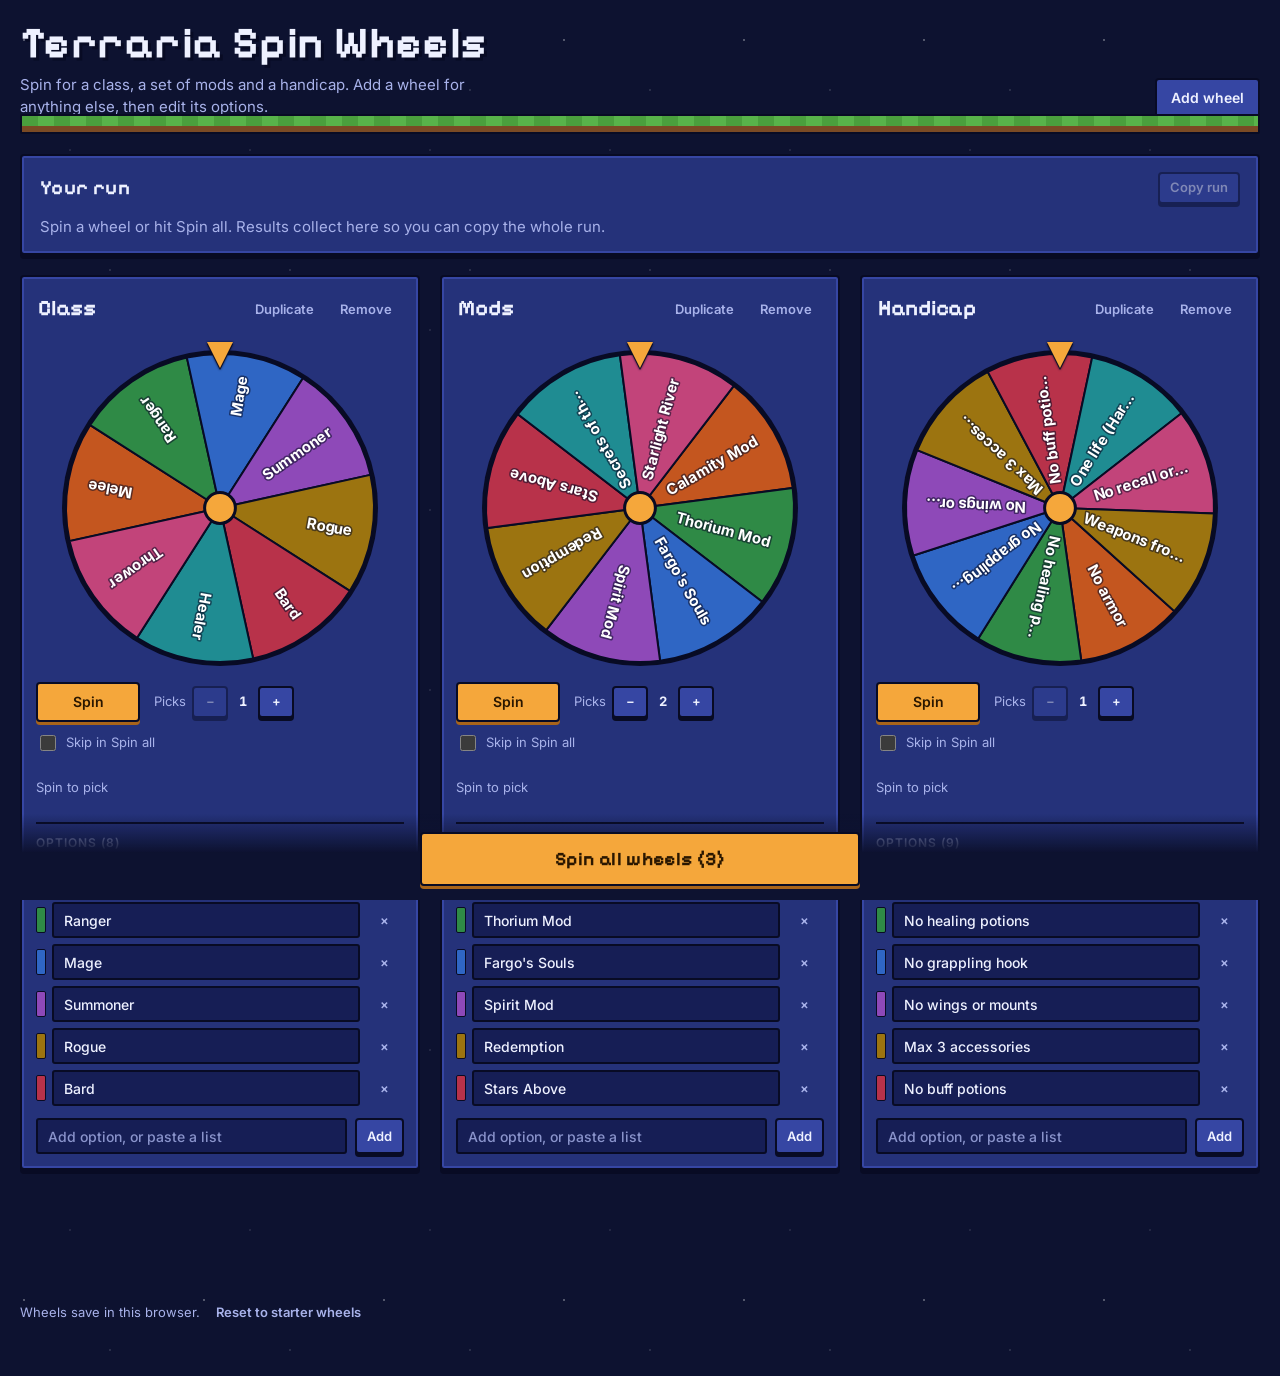
<file: Terraria Spin Wheels.html>
<!doctype html><html><head><meta charset=utf8><meta name=viewport content="width=device-width,initial-scale=1,viewport-fit=cover"><style>:root{color-scheme:light;box-sizing:border-box;padding-top:env(safe-area-inset-top,0px);padding-bottom:env(safe-area-inset-bottom,0px)}html{scroll-padding-top:env(safe-area-inset-top,0px)}body{margin:0;padding:0;font:14px -apple-system,BlinkMacSystemFont,sans-serif;background:#fff;color:#000}img{max-width:100%}[hidden]:not([hidden=until-found i]){display:none!important}</style></head><body>
<title>Terraria Spin Wheels</title>
<meta name="claude:viewport-fit-sides" content="cover">
<link rel="stylesheet" href="https://fonts.googleapis.com/css2?family=Inter:wght@400;500;600;700&family=Pixelify+Sans:wght@500;700&display=swap">
<style>
/* Layout: header with grass strip, a "Your run" summary panel, then an auto-fill grid of inventory-style wheel panels.
   Blue inventory panels, torch-orange actions, one committed night-sky look (single theme by choice). */
:root{
  --night:#0d1230;
  --panel:#25327a;
  --panel-hi:#3646a3;
  --slot:#161e55;
  --edge:#080b24;
  --text:#eef1ff;
  --muted:#a8b2ea;
  --torch:#f5a73b;
  --torch-deep:#a8641a;
  --torch-ink:#2a1700;
  --grass:#58b34a;
  --grass-2:#4a9f3d;
  --dirt:#7a4a24;
  --danger:#ff9a90;
  --display:'Pixelify Sans',ui-monospace,Menlo,monospace;
  --body:'Inter',system-ui,-apple-system,'Segoe UI',sans-serif;
  color-scheme:dark;
}
*{box-sizing:border-box}
body{
  background-color:var(--night);
  background-image:
    radial-gradient(1.5px 1.5px at 24px 40px,rgba(255,255,255,.55),transparent),
    radial-gradient(1px 1px at 110px 90px,rgba(255,255,255,.4),transparent),
    radial-gradient(1px 1px at 70px 150px,rgba(255,255,255,.3),transparent);
  background-size:180px 180px;
  color:var(--text);
  font:400 15px/1.45 var(--body);
  padding-block:20px 48px;
  padding-left:max(16px,env(safe-area-inset-left,0px));
  padding-right:max(16px,env(safe-area-inset-right,0px));
}
.page{max-width:1240px;margin:0 auto;display:flex;flex-direction:column;gap:20px}
:focus-visible{outline:3px solid var(--torch);outline-offset:2px}

/* header */
.top{display:flex;flex-wrap:wrap;gap:16px 24px;align-items:flex-end;justify-content:space-between}
.top>div{min-width:0}
h1{margin:0;font:700 clamp(28px,5.5vw,44px)/1.05 var(--display);letter-spacing:.01em;text-shadow:3px 3px 0 var(--edge);text-wrap:balance}
.sub{margin:8px 0 0;color:var(--muted);max-width:52ch}
.toolbar{display:flex;flex-wrap:wrap;gap:10px}
.grass{height:20px;margin-top:-4px;background:
  linear-gradient(var(--grass) 0 10px,var(--dirt) 10px);
  border:2px solid var(--edge);border-radius:2px;position:relative}
.grass::after{content:"";position:absolute;inset:0 0 auto 0;height:10px;
  background:repeating-linear-gradient(90deg,var(--grass-2) 0 16px,transparent 16px 32px)}

/* buttons */
.btn{font:600 14px/1 var(--body);min-height:40px;padding:0 14px;border:2px solid var(--edge);border-radius:4px;
  background:var(--panel-hi);color:var(--text);cursor:pointer;box-shadow:0 3px 0 var(--edge);transition:transform .06s,filter .12s}
.btn:hover:not(:disabled){filter:brightness(1.15)}
.btn:active:not(:disabled){transform:translateY(2px);box-shadow:0 1px 0 var(--edge)}
.btn:disabled{opacity:.45;cursor:not-allowed}
.btn.primary{background:var(--torch);color:var(--torch-ink);box-shadow:0 3px 0 var(--torch-deep),0 0 0 0 var(--edge)}
.btn.primary:active:not(:disabled){box-shadow:0 1px 0 var(--torch-deep)}
.btn.ghost{background:transparent;box-shadow:none;border-color:transparent;color:var(--muted)}
.btn.ghost:hover:not(:disabled){background:var(--slot);color:var(--text);filter:none}
.btn.ghost:active:not(:disabled){transform:none}
.btn.sm{min-height:32px;padding:0 10px;font-size:13px}
.btn.danger.confirm{color:var(--torch-ink);background:var(--danger)}
.btn.danger:hover:not(:disabled){color:var(--danger)}
.btn.sq{min-width:36px;padding:0}

/* run summary */
.run{background:var(--panel);border:2px solid var(--edge);border-radius:4px;
  box-shadow:inset 0 0 0 2px var(--panel-hi),0 4px 0 var(--edge);padding:16px 18px;display:flex;flex-direction:column;gap:12px}
.run-head{display:flex;flex-wrap:wrap;gap:10px;align-items:center;justify-content:space-between}
h2{margin:0;font:700 20px/1.2 var(--display);letter-spacing:.02em}
.run-actions{display:flex;flex-wrap:wrap;gap:10px;align-items:center}
#status{color:var(--torch);font-size:13px;min-height:1em}
.run-empty{margin:0;color:var(--muted)}
.run-list{display:grid;grid-template-columns:minmax(90px,max-content) 1fr;gap:10px 16px;align-items:center}
.run-k{font:600 12px/1.2 var(--body);letter-spacing:.08em;text-transform:uppercase;color:var(--muted);overflow-wrap:anywhere}
.run-v{display:flex;flex-wrap:wrap;gap:8px;min-width:0}
#fallback{width:100%;min-height:90px;background:var(--slot);color:var(--text);border:2px solid var(--edge);border-radius:4px;padding:8px;font:13px/1.4 var(--body)}

/* chips */
.chip{display:inline-flex;align-items:center;gap:8px;min-width:0;max-width:100%;padding:6px 10px 6px 8px;background:var(--slot);
  border:2px solid var(--edge);border-radius:3px;box-shadow:inset 0 0 0 1px var(--panel-hi);font-weight:600;overflow-wrap:anywhere}
.chip i{flex:none;width:10px;height:10px;border-radius:1px;border:1px solid var(--edge)}

/* wheels */
.wheels{display:grid;grid-template-columns:repeat(auto-fill,minmax(min(100%,340px),1fr));gap:20px;align-items:start}
.wheel{background:var(--panel);border:2px solid var(--edge);border-radius:4px;
  box-shadow:inset 0 0 0 2px var(--panel-hi),0 4px 0 var(--edge);padding:14px;display:flex;flex-direction:column;gap:14px;min-width:0}
.wh{display:flex;flex-wrap:wrap;gap:6px 8px;align-items:center;justify-content:space-between}
.title{flex:1 1 140px;min-width:0;font:700 22px/1.2 var(--display);color:var(--text);background:transparent;border:0;border-bottom:2px dashed transparent;padding:4px 2px}
.title:hover{border-bottom-color:var(--panel-hi)}
.title:focus{outline:none;border-bottom-color:var(--torch)}
.wh-actions{display:flex;gap:2px}
.stage{position:relative;width:100%;max-width:320px;margin:6px auto 0}
.stage canvas{display:block;width:100%;aspect-ratio:1;height:auto;cursor:pointer}
.pointer{position:absolute;left:50%;top:-6px;transform:translateX(-50%);width:0;height:0;
  border-left:13px solid transparent;border-right:13px solid transparent;border-top:26px solid var(--torch);
  filter:drop-shadow(0 2px 0 var(--edge)) drop-shadow(0 0 1px var(--edge));pointer-events:none}
.controls{display:flex;flex-wrap:wrap;gap:10px 14px;align-items:center}
.controls .primary{min-width:104px}
.picks{display:inline-flex;align-items:center;gap:6px;font-size:13px;color:var(--muted)}
.picks output{min-width:2ch;text-align:center;color:var(--text);font-weight:700;font-variant-numeric:tabular-nums}
.lock{display:inline-flex;align-items:center;gap:7px;font-size:13px;color:var(--muted);cursor:pointer}
.lock input{width:16px;height:16px;accent-color:var(--torch)}
.result{display:flex;flex-wrap:wrap;gap:8px;min-height:40px;align-items:center}
.result .hint{color:var(--muted);font-size:13px}
.opts{border:0;margin:0;padding:12px 0 0;min-width:0;border-top:2px solid var(--edge);display:flex;flex-direction:column;gap:10px}
.opts h3{margin:0;font:600 12px/1.2 var(--body);letter-spacing:.08em;text-transform:uppercase;color:var(--muted);padding:0}
.optlist{list-style:none;margin:0;padding:0;display:flex;flex-direction:column;gap:6px;max-height:248px;overflow-y:auto;padding-right:2px}
.optlist li{display:flex;align-items:center;gap:6px}
.sw{flex:none;width:10px;height:26px;border-radius:2px;border:1px solid var(--edge)}
input.opt,input.add-in{flex:1;min-width:0;height:36px;padding:0 10px;background:var(--slot);color:var(--text);
  border:2px solid var(--edge);border-radius:3px;font:500 14px var(--body)}
input.opt:focus,input.add-in:focus{outline:none;border-color:var(--torch)}
input.add-in::placeholder{color:var(--muted);opacity:.8}
.addrow{display:flex;gap:8px}
.opts:disabled .btn,.opts:disabled input{opacity:.55}
.empty{border:2px dashed var(--panel-hi);border-radius:4px;padding:28px;text-align:center;color:var(--muted)}
.dock{position:sticky;bottom:0;z-index:5;display:flex;justify-content:center;
  padding:18px 0 max(14px,env(safe-area-inset-bottom,0px));
  background:linear-gradient(rgba(13,18,48,0),var(--night) 45%)}
.btn.big{min-height:54px;padding:0 28px;width:min(100%,440px);font:700 19px/1 var(--display);letter-spacing:.02em}
.foot{color:var(--muted);font-size:13px;margin:0}
@media (max-width:520px){
  .toolbar{width:100%}
  .toolbar .btn{flex:1 1 auto}
  .run-list{grid-template-columns:1fr;gap:4px}
  .run-k{margin-top:6px}
}
@media (prefers-reduced-motion:reduce){.btn{transition:none}}
</style>

<div class="page">
  <header>
    <div class="top">
      <div>
        <h1>Terraria Spin Wheels</h1>
        <p class="sub">Spin for a class, a set of mods and a handicap. Add a wheel for anything else, then edit its options.</p>
      </div>
      <div class="toolbar">
        <button class="btn" id="add-wheel" type="button">Add wheel</button>
      </div>
    </div>
    <div class="grass" aria-hidden="true"></div>
  </header>

  <section class="run" aria-labelledby="run-h">
    <div class="run-head">
      <h2 id="run-h">Your run</h2>
      <div class="run-actions">
        <span id="status" role="status"></span>
        <button class="btn sm" id="copy" type="button" disabled>Copy run</button>
      </div>
    </div>
    <p class="run-empty" id="run-empty">Spin a wheel or hit Spin all. Results collect here so you can copy the whole run.</p>
    <div class="run-list" id="run-list" hidden></div>
    <textarea id="fallback" readonly hidden aria-label="Run text to copy"></textarea>
  </section>

  <main>
    <div class="wheels" id="wheels"></div>
    <div class="empty" id="empty" hidden>No wheels yet. Use Add wheel to make one, or reset to the starter set.</div>
  </main>

  <div class="dock">
    <button class="btn primary big" id="spin-all" type="button">Spin all wheels</button>
  </div>

  <p class="foot">
    Wheels save in this browser.
    <button class="btn ghost sm danger" id="reset" type="button">Reset to starter wheels</button>
  </p>
</div>

<script>
(function(){
  var STORE = 'terraria-spin-wheels-v1';
  var TAU = Math.PI * 2;
  var MAX_OPTS = 60;
  var COLORS = ['#c4561f','#2f8a46','#2f66c4','#8e49b8','#9c7410','#b8324a','#1f8c92','#c2447a'];

  var grid = document.getElementById('wheels');
  var emptyEl = document.getElementById('empty');
  var runList = document.getElementById('run-list');
  var runEmpty = document.getElementById('run-empty');
  var copyBtn = document.getElementById('copy');
  var fallback = document.getElementById('fallback');
  var statusEl = document.getElementById('status');
  var spinAllBtn = document.getElementById('spin-all');
  var resetBtn = document.getElementById('reset');

  var wheels = [];
  var seq = 0;

  function mod(a, m){ return ((a % m) + m) % m; }
  function sleep(ms){ return new Promise(function(r){ setTimeout(r, ms); }); }
  function reduced(){ return !!(window.matchMedia && matchMedia('(prefers-reduced-motion: reduce)').matches); }
  function byId(id){ return wheels.find(function(w){ return w.id === id; }); }
  function colorFor(i, n){
    var L = COLORS.length, k = i % L;
    if (n > 1 && i === n - 1 && k === 0) k = Math.floor(L / 2);
    return COLORS[k];
  }

  /* ---------- data ---------- */
  function starter(){
    return [
      { title: 'Class', picks: 1, options: ['Melee','Ranger','Mage','Summoner','Rogue','Bard','Healer','Thrower'] },
      { title: 'Mods', picks: 2, options: ['Calamity Mod','Thorium Mod',"Fargo's Souls",'Spirit Mod','Redemption','Stars Above','Secrets of the Shadows','Starlight River'] },
      { title: 'Handicap', picks: 1, options: ['No armor','No healing potions','No grappling hook','No wings or mounts','Max 3 accessories','No buff potions','One life (Hardcore)','No recall or mirrors','Weapons from loot only'] }
    ];
  }
  function make(d){
    var opts = Array.isArray(d.options) ? d.options.map(String).filter(function(s){ return s.trim(); }).slice(0, MAX_OPTS) : [];
    var picks = parseInt(d.picks, 10); if (!(picks >= 1)) picks = 1; if (picks > 12) picks = 12;
    return {
      id: 'w' + (++seq),
      title: String(d.title == null ? 'Wheel' : d.title).slice(0, 60),
      options: opts, picks: picks, locked: !!d.locked,
      result: [], picked: new Set(), rot: Math.random() * TAU,
      spinning: false, dead: false, ui: null
    };
  }
  function save(){
    try {
      localStorage.setItem(STORE, JSON.stringify(wheels.map(function(w){
        return { title: w.title, options: w.options, picks: w.picks, locked: w.locked };
      })));
    } catch (e) {}
  }
  function load(){
    try {
      var raw = localStorage.getItem(STORE);
      if (!raw) return null;
      var a = JSON.parse(raw);
      return Array.isArray(a) ? a : null;
    } catch (e) { return null; }
  }

  /* ---------- drawing ---------- */
  function fit(ctx, text, max){
    if (ctx.measureText(text).width <= max) return text;
    while (text.length > 1 && ctx.measureText(text + '…').width > max) text = text.slice(0, -1);
    return text.trimEnd() + '…';
  }
  function draw(w){
    if (!w.ui || w.dead) return;
    var c = w.ui.canvas;
    var css = c.clientWidth || 300;
    var dpr = window.devicePixelRatio || 1;
    var px = Math.round(css * dpr);
    if (c.width !== px){ c.width = px; c.height = px; }
    var ctx = c.getContext('2d');
    ctx.setTransform(dpr, 0, 0, dpr, 0, 0);
    ctx.clearRect(0, 0, css, css);
    var R = css / 2 - 6, n = w.options.length;
    ctx.save();
    ctx.translate(css / 2, css / 2);
    ctx.beginPath(); ctx.arc(0, 0, R + 4, 0, TAU); ctx.fillStyle = '#080b24'; ctx.fill();
    if (n === 0){
      ctx.beginPath(); ctx.arc(0, 0, R, 0, TAU); ctx.fillStyle = '#161e55'; ctx.fill();
      ctx.fillStyle = '#a8b2ea'; ctx.font = '600 15px Inter, system-ui, sans-serif';
      ctx.textAlign = 'center'; ctx.textBaseline = 'middle';
      ctx.fillText('Add options below', 0, 0);
      ctx.restore(); return;
    }
    ctx.rotate(w.rot);
    var a = TAU / n;
    var fs = Math.max(8, Math.min(15, 0.7 * R * a * 0.55));
    for (var i = 0; i < n; i++){
      var s = -Math.PI / 2 + i * a;
      ctx.beginPath(); ctx.moveTo(0, 0); ctx.arc(0, 0, R, s, s + a); ctx.closePath();
      ctx.fillStyle = colorFor(i, n); ctx.fill();
      if (w.picked.has(i)){ ctx.fillStyle = 'rgba(8,11,36,.62)'; ctx.fill(); }
      ctx.lineWidth = 2; ctx.strokeStyle = '#080b24'; ctx.stroke();
      ctx.save();
      ctx.rotate(s + a / 2);
      ctx.textAlign = 'right'; ctx.textBaseline = 'middle';
      ctx.font = '700 ' + fs + 'px Inter, system-ui, sans-serif';
      var label = fit(ctx, w.options[i] || '…', R * 0.72);
      ctx.lineJoin = 'round'; ctx.lineWidth = 3; ctx.strokeStyle = 'rgba(8,11,36,.55)';
      ctx.strokeText(label, R - 20, 0);
      ctx.fillStyle = w.picked.has(i) ? 'rgba(238,241,255,.6)' : '#fff';
      ctx.fillText(label, R - 20, 0);
      ctx.restore();
    }
    ctx.rotate(-w.rot);
    ctx.beginPath(); ctx.arc(0, 0, Math.max(9, R * 0.1), 0, TAU);
    ctx.fillStyle = '#f5a73b'; ctx.fill(); ctx.lineWidth = 3; ctx.strokeStyle = '#080b24'; ctx.stroke();
    ctx.restore();
  }

  /* ---------- card ui ---------- */
  function buildCard(w){
    var el = document.createElement('article');
    el.className = 'wheel';
    el.dataset.id = w.id;
    el.innerHTML =
      '<div class="wh">' +
        '<input class="title" id="title-' + w.id + '" aria-label="Wheel name" maxlength="60">' +
        '<div class="wh-actions">' +
          '<button class="btn ghost sm" type="button" data-act="dup">Duplicate</button>' +
          '<button class="btn ghost sm danger" type="button" data-act="del">Remove</button>' +
        '</div>' +
      '</div>' +
      '<div class="stage"><canvas data-act="spin" title="Click to spin" aria-label="Wheel"></canvas><div class="pointer" aria-hidden="true"></div></div>' +
      '<div class="controls">' +
        '<button class="btn primary" type="button" data-act="spin">Spin</button>' +
        '<span class="picks">Picks ' +
          '<button class="btn sm sq" type="button" data-act="pm" aria-label="Fewer picks">−</button>' +
          '<output aria-live="polite"></output>' +
          '<button class="btn sm sq" type="button" data-act="pp" aria-label="More picks">+</button>' +
        '</span>' +
        '<label class="lock" for="lock-' + w.id + '"><input type="checkbox" class="lock-cb" id="lock-' + w.id + '"> Skip in Spin all</label>' +
      '</div>' +
      '<div class="result" aria-live="polite"></div>' +
      '<fieldset class="opts">' +
        '<h3>Options (<span class="count"></span>)</h3>' +
        '<ul class="optlist"></ul>' +
        '<div class="addrow">' +
          '<input class="add-in" id="add-' + w.id + '" placeholder="Add option, or paste a list" maxlength="60" aria-label="New option">' +
          '<button class="btn sm" type="button" data-act="add">Add</button>' +
        '</div>' +
      '</fieldset>';
    var q = function(s){ return el.querySelector(s); };
    w.ui = {
      el: el, canvas: q('canvas'), title: q('.title'), result: q('.result'), list: q('.optlist'),
      count: q('.count'), addIn: q('.add-in'), spinBtn: q('.controls .primary'),
      picksOut: q('.picks output'), pm: q('[data-act="pm"]'), pp: q('[data-act="pp"]'),
      lock: q('.lock-cb'), opts: q('.opts')
    };
    w.ui.title.value = w.title;
    w.ui.lock.checked = w.locked;
    renderOptions(w);
    renderPicks(w);
    renderResult(w, true);
    if (window.ResizeObserver){
      new ResizeObserver(function(){ draw(w); }).observe(w.ui.canvas);
    }
    return el;
  }
  function renderOptions(w){
    var ul = w.ui.list, n = w.options.length;
    ul.textContent = '';
    w.options.forEach(function(t, i){
      var li = document.createElement('li'); li.dataset.i = i;
      var sw = document.createElement('span'); sw.className = 'sw'; sw.style.background = colorFor(i, n);
      var inp = document.createElement('input'); inp.className = 'opt'; inp.value = t; inp.maxLength = 60;
      inp.id = w.id + '-opt-' + i; inp.setAttribute('aria-label', 'Option ' + (i + 1));
      var x = document.createElement('button'); x.type = 'button'; x.className = 'btn ghost sm sq'; x.dataset.act = 'rm';
      x.setAttribute('aria-label', 'Remove option ' + (i + 1)); x.textContent = '×';
      li.appendChild(sw); li.appendChild(inp); li.appendChild(x);
      ul.appendChild(li);
    });
    w.ui.count.textContent = n;
    setSpinUI(w);
  }
  function renderPicks(w){
    w.ui.picksOut.textContent = w.picks;
    w.ui.pm.disabled = w.spinning || w.picks <= 1;
    w.ui.pp.disabled = w.spinning || w.picks >= 12;
  }
  function setSpinUI(w){
    if (!w.ui) return;
    w.ui.spinBtn.disabled = w.spinning || w.options.length === 0;
    w.ui.spinBtn.textContent = w.spinning ? 'Spinning…' : 'Spin';
    w.ui.opts.disabled = w.spinning;
    renderPicks(w);
    busy();
  }
  function chip(r){
    var s = document.createElement('span'); s.className = 'chip';
    var i = document.createElement('i'); i.style.background = r.color;
    s.appendChild(i); s.appendChild(document.createTextNode(r.text));
    return s;
  }
  function renderResult(w, quiet){
    var box = w.ui.result; box.textContent = '';
    if (!w.result.length){
      var h = document.createElement('span'); h.className = 'hint'; h.textContent = 'Spin to pick';
      box.appendChild(h);
    } else {
      w.result.forEach(function(r){ box.appendChild(chip(r)); });
    }
    if (!quiet) renderSummary();
  }

  /* ---------- summary ---------- */
  function runText(){
    return wheels.filter(function(w){ return w.result.length; }).map(function(w){
      return (w.title || 'Untitled') + ': ' + w.result.map(function(r){ return r.text; }).join(', ');
    }).join('\n');
  }
  function renderSummary(){
    var done = wheels.filter(function(w){ return w.result.length; });
    runList.textContent = '';
    runList.hidden = !done.length;
    runEmpty.hidden = !!done.length;
    copyBtn.disabled = !done.length;
    done.forEach(function(w){
      var k = document.createElement('div'); k.className = 'run-k'; k.textContent = w.title || 'Untitled';
      var v = document.createElement('div'); v.className = 'run-v';
      w.result.forEach(function(r){ v.appendChild(chip(r)); });
      runList.appendChild(k); runList.appendChild(v);
    });
  }
  var statusTimer;
  function say(msg){
    statusEl.textContent = msg;
    clearTimeout(statusTimer);
    statusTimer = setTimeout(function(){ statusEl.textContent = ''; }, 2800);
  }
  copyBtn.addEventListener('click', function(){
    var t = runText(); if (!t) return;
    var done = function(){ fallback.hidden = true; say('Copied'); };
    var fail = function(){ fallback.hidden = false; fallback.value = t; fallback.focus(); fallback.select(); say('Press Ctrl+C to copy'); };
    try {
      navigator.clipboard.writeText(t).then(done, fail);
    } catch (e) { fail(); }
  });

  /* ---------- spinning ---------- */
  function animateTo(w, target, dur){
    return new Promise(function(res){
      var from = w.rot, t0 = performance.now();
      function step(now){
        if (w.dead) return res();
        var t = Math.min(1, (now - t0) / dur);
        w.rot = from + (target - from) * (1 - Math.pow(1 - t, 4));
        draw(w);
        if (t < 1) requestAnimationFrame(step); else res();
      }
      requestAnimationFrame(step);
    });
  }
  function busy(){
    var any = wheels.some(function(w){ return w.spinning; });
    var n = wheels.filter(function(w){ return !w.locked && w.options.length; }).length;
    spinAllBtn.disabled = any || n === 0;
    spinAllBtn.textContent = any ? 'Spinning…' : 'Spin all wheels' + (n ? ' (' + n + ')' : '');
  }
  async function spinWheel(w){
    if (w.spinning || w.dead || !w.options.length) return;
    w.spinning = true; w.result = []; w.picked = new Set();
    setSpinUI(w); renderResult(w); busy(); draw(w);
    var total = Math.min(w.picks, w.options.length);
    for (var k = 0; k < total; k++){
      if (w.dead) return;
      var n = w.options.length, pool = [];
      for (var i = 0; i < n; i++) if (!w.picked.has(i)) pool.push(i);
      if (!pool.length) break;
      var idx = pool[Math.floor(Math.random() * pool.length)];
      var a = TAU / n;
      var jitter = (Math.random() - 0.5) * a * 0.7;
      var want = mod(-((idx + 0.5) * a + jitter), TAU);
      var delta = mod(want - mod(w.rot, TAU), TAU);
      var rm = reduced();
      var extra = rm ? 0 : (k === 0 ? 5 : 3) + Math.floor(Math.random() * 2);
      var dur = rm ? 450 : (k === 0 ? 4200 : 2600) + Math.random() * 600;
      await animateTo(w, w.rot + delta + extra * TAU, dur);
      if (w.dead) return;
      w.rot = mod(w.rot, TAU);
      w.picked.add(idx);
      w.result.push({ text: w.options[idx] || '…', color: colorFor(idx, n) });
      renderResult(w); draw(w);
      if (k < total - 1) await sleep(rm ? 200 : 500);
    }
    w.spinning = false; setSpinUI(w); busy();
  }
  function spinAll(){
    var list = wheels.filter(function(w){ return !w.locked && !w.spinning && w.options.length; });
    if (!list.length){ say('No wheels to spin'); return; }
    spinAllBtn.disabled = true;
    list.forEach(function(w, i){ sleep(i * 220).then(function(){ spinWheel(w); }); });
  }
  spinAllBtn.addEventListener('click', spinAll);

  /* ---------- wheel management ---------- */
  function updateEmpty(){ emptyEl.hidden = wheels.length > 0; }
  function mount(w, after){
    var el = buildCard(w);
    if (after && after.ui) after.ui.el.after(el); else grid.appendChild(el);
    draw(w);
  }
  function addWheel(){
    var w = make({ title: 'New wheel', picks: 1, options: ['Option A','Option B','Option C'] });
    wheels.push(w); mount(w); save(); updateEmpty(); renderSummary();
    w.ui.el.scrollIntoView({ behavior: reduced() ? 'auto' : 'smooth', block: 'center' });
    w.ui.title.focus(); w.ui.title.select();
  }
  function dupWheel(w){
    var c = make({ title: (w.title + ' copy').slice(0, 60), picks: w.picks, locked: w.locked, options: w.options.slice() });
    wheels.splice(wheels.indexOf(w) + 1, 0, c);
    mount(c, w); save(); updateEmpty();
    c.ui.title.focus(); c.ui.title.select();
  }
  function delWheel(w){
    w.dead = true;
    w.ui.el.remove();
    wheels.splice(wheels.indexOf(w), 1);
    save(); updateEmpty(); renderSummary(); busy();
  }
  function addOptions(w, lines){
    var added = false;
    lines.forEach(function(l){
      l = l.trim().slice(0, 60);
      if (l && w.options.length < MAX_OPTS){ w.options.push(l); added = true; }
    });
    if (!added) return;
    w.picked = new Set();
    renderOptions(w); draw(w); save();
  }
  function addFromInput(w){
    var v = w.ui.addIn.value;
    if (!v.trim()) { w.ui.addIn.focus(); return; }
    addOptions(w, v.split(/\r?\n/));
    w.ui.addIn.value = '';
    w.ui.addIn.focus();
  }

  /* ---------- events ---------- */
  grid.addEventListener('click', function(e){
    var b = e.target.closest('[data-act]'); if (!b) return;
    var card = b.closest('.wheel'); var w = card && byId(card.dataset.id); if (!w) return;
    var act = b.dataset.act;
    if (act === 'spin') spinWheel(w);
    else if (act === 'dup') dupWheel(w);
    else if (act === 'del') delWheel(w);
    else if (act === 'pm'){ if (w.picks > 1){ w.picks--; renderPicks(w); save(); } }
    else if (act === 'pp'){ if (w.picks < 12){ w.picks++; renderPicks(w); save(); } }
    else if (act === 'add') addFromInput(w);
    else if (act === 'rm'){
      var i = +b.closest('li').dataset.i;
      w.options.splice(i, 1); w.picked = new Set();
      renderOptions(w); draw(w); save();
    }
  });
  grid.addEventListener('input', function(e){
    var t = e.target, card = t.closest('.wheel'); var w = card && byId(card.dataset.id); if (!w) return;
    if (t.classList.contains('title')){ w.title = t.value; save(); renderSummary(); }
    else if (t.classList.contains('opt')){
      w.options[+t.closest('li').dataset.i] = t.value; draw(w); save();
    }
  });
  grid.addEventListener('change', function(e){
    var t = e.target, card = t.closest('.wheel'); var w = card && byId(card.dataset.id); if (!w) return;
    if (t.classList.contains('lock-cb')){ w.locked = t.checked; save(); busy(); }
    else if (t.classList.contains('opt') && !t.value.trim()){
      w.options.splice(+t.closest('li').dataset.i, 1); w.picked = new Set();
      renderOptions(w); draw(w); save();
    }
  });
  grid.addEventListener('keydown', function(e){
    var t = e.target;
    if (t.classList.contains('add-in') && e.key === 'Enter'){
      e.preventDefault();
      var card = t.closest('.wheel'); var w = card && byId(card.dataset.id); if (w) addFromInput(w);
    }
  });
  grid.addEventListener('paste', function(e){
    var t = e.target;
    if (!t.classList || !t.classList.contains('add-in')) return;
    var text = (e.clipboardData && e.clipboardData.getData('text')) || '';
    if (text.indexOf('\n') === -1) return;
    e.preventDefault();
    var card = t.closest('.wheel'); var w = card && byId(card.dataset.id);
    if (w) addOptions(w, text.split(/\r?\n/));
  });

  document.getElementById('add-wheel').addEventListener('click', addWheel);

  var resetTimer;
  resetBtn.addEventListener('click', function(){
    if (!resetBtn.classList.contains('confirm')){
      resetBtn.classList.add('confirm'); resetBtn.textContent = 'Click again to replace all wheels';
      resetTimer = setTimeout(function(){ resetBtn.classList.remove('confirm'); resetBtn.textContent = 'Reset to starter wheels'; }, 3500);
      return;
    }
    clearTimeout(resetTimer);
    resetBtn.classList.remove('confirm'); resetBtn.textContent = 'Reset to starter wheels';
    wheels.forEach(function(w){ w.dead = true; });
    grid.textContent = '';
    wheels = starter().map(make);
    wheels.forEach(function(w){ mount(w); });
    save(); updateEmpty(); renderSummary(); busy();
  });

  /* ---------- boot ---------- */
  wheels = (load() || starter()).map(make);
  wheels.forEach(function(w){ mount(w); });
  updateEmpty(); renderSummary(); busy();
  if (document.fonts && document.fonts.ready){
    document.fonts.ready.then(function(){ wheels.forEach(draw); });
  }
})();
</script>

</body></html>
</file>
